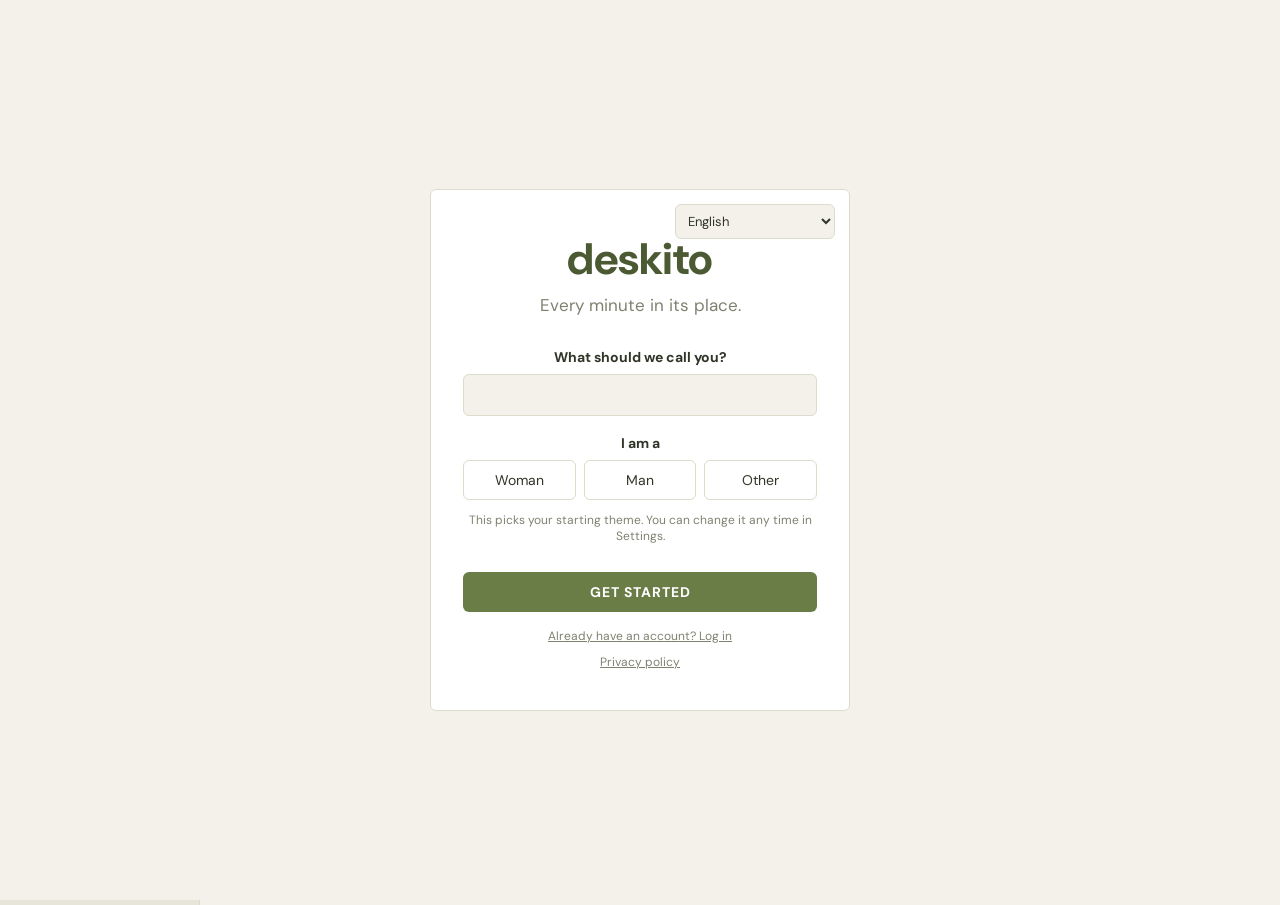
<file: index.html>
<!DOCTYPE html>
<html lang="en" data-theme="neutral">
<head>
  <meta charset="UTF-8">
  <meta name="viewport" content="width=device-width, initial-scale=1.0">
  <title>Deskito</title>
  <link id="favicon" rel="icon" type="image/svg+xml" href="icon.svg">
  <link rel="manifest" href="manifest.webmanifest">
  <link rel="apple-touch-icon" href="icons/apple-touch-icon.png">
  <meta name="theme-color" content="#241a4d">
  <meta name="apple-mobile-web-app-title" content="Deskito">
  <meta name="description" content="Every minute in its place.">
  <link rel="preconnect" href="https://fonts.googleapis.com">
  <link rel="stylesheet" href="https://fonts.googleapis.com/css2?family=Playfair+Display:ital,wght@0,700;1,700&family=Nunito:wght@400;700&family=Bodoni+Moda:wght@700;800&family=Lato:wght@400;700&family=DM+Sans:wght@400;700&family=Inter:wght@500;600;700&family=Oswald:wght@500;600;700&family=Work+Sans:wght@400;600;700&family=Fredoka:wght@500;600&family=Quicksand:wght@500;700&family=Cormorant+Garamond:ital,wght@0,700;1,700&family=Mulish:wght@400;700&family=Lora:ital,wght@0,600;0,700;1,700&family=Source+Sans+3:wght@400;700&family=Space+Grotesk:wght@500;700&family=Manrope:wght@400;700&family=Cinzel:wght@700&family=Raleway:wght@400;700&family=Josefin+Sans:wght@600;700&family=Nunito+Sans:wght@400;700&display=swap">
  <link rel="stylesheet" href="styles.css">
  <script src="theme.js"></script>
  <script src="i18n.js"></script>
</head>
<body>
  <header class="topbar">
    <span class="brand">
      <img id="mood-icon" class="mood-icon" src="icon.svg" alt="" width="34" height="34">
      <span class="logo">deskito</span>
    </span>
    <span class="user-area">
      <span id="sync-badge" class="sync-badge"></span>
      <span id="user-name" class="user-name"></span>
    </span>
  </header>

  <div class="layout">
    <nav class="sidebar">
      <a href="#" class="nav-item active" data-view="tracker">Time Tracker</a>
      <a href="#" class="nav-item" data-view="calendar">Calendar</a>
      <a href="#" class="nav-item" data-view="notes">Notes</a>
      <a href="#" class="nav-item" data-view="reports">Reports</a>
      <a href="#" class="nav-item" data-view="projects">Projects</a>
      <a href="#" class="nav-item" data-view="settings">Settings</a>
    </nav>

    <main class="content">
      <div class="view tracker-layout" data-view="tracker">
        <div class="tracker-main">
        <div id="notify-banner" class="notify-banner" hidden>
          <span>Allow notifications so Deskito can remind you about events, breaks and alarms, also when it's in the background.</span>
          <button type="button" id="notify-allow" class="start-button small">ALLOW</button>
          <button type="button" id="notify-later" class="link-button">Not now</button>
        </div>
        <section class="timer-bar">
          <input type="text" id="description" placeholder="What are you working on?">
          <select id="entry-type" class="picker" title="Type"></select>
          <select id="entry-project" class="picker" title="Project"></select>
          <details id="entry-tags" class="tag-picker"></details>

          <div id="timer-fields" class="mode-fields">
            <span class="clock"><span id="clock-main">00:00:00</span><span id="clock-fraction" class="clock-fraction">.00</span></span>
            <button id="start-stop" class="start-button">START</button>
            <button id="pause-timer" class="secondary-button pause-button" hidden>PAUSE</button>
            <span id="break-left" class="break-left" hidden></span>
            <button id="discard-timer" class="icon-button" title="Discard this timer without saving" hidden>✕</button>
          </div>

          <div id="manual-fields" class="mode-fields" hidden>
            <input type="date" id="manual-date" class="picker">
            <input type="time" id="manual-start" class="picker" title="Start">
            <span>–</span>
            <input type="time" id="manual-end" class="picker" title="End">
            <button id="manual-add" class="start-button">ADD</button>
          </div>

          <div class="mode-switch">
            <button class="mode-button selected" data-mode="timer" title="Timer mode">⏱</button>
            <button class="mode-button" data-mode="manual" title="Manual mode">☰</button>
          </div>
        </section>

        <section class="pomodoro">
          <div class="pomo-display">
            <span id="pomo-phase" class="pomo-phase">Focus</span>
            <span id="pomo-time" class="pomo-time">25:00</span>
          </div>
          <div class="pomo-settings">
            <div class="pomo-presets">
              <button class="pomo-preset" data-work="25" data-break="5">25 / 5</button>
              <button class="pomo-preset" data-work="50" data-break="10">50 / 10</button>
              <button class="pomo-preset" data-work="30" data-break="20">30 / 20</button>
            </div>
            <label class="pomo-custom">
              Own:
              <input id="pomo-work" class="picker tiny" type="number" min="1" max="180" data-pref="pomoWork" title="Focus minutes">
              /
              <input id="pomo-break" class="picker tiny" type="number" min="1" max="120" data-pref="pomoBreak" title="Break minutes">
              min
            </label>
            <label class="checkbox-row"><input type="checkbox" data-pref="pomoTrack"> Track time while focusing</label>
          </div>
          <div class="pomo-controls">
            <button id="pomo-start" class="start-button">START FOCUS</button>
            <button id="pomo-reset" class="secondary-button">Reset</button>
          </div>
        </section>

        <section class="upcoming">
          <div class="week-header">
            <h2>Upcoming</h2>
          </div>
          <form id="upcoming-form" class="upcoming-form">
            <input id="upcoming-title" class="upcoming-title" type="text" placeholder="What's coming up?" required>
            <input id="upcoming-date" type="date" class="picker" title="Date" required>
            <input id="upcoming-start" type="time" class="picker" title="From (optional)">
            <span>–</span>
            <input id="upcoming-end" type="time" class="picker" title="To (optional)">
            <button type="submit" class="start-button">ADD</button>
            <div class="upcoming-options">
              <label class="checkbox-row"><input type="checkbox" id="upcoming-auto-start"> Start the timer automatically</label>
              <select id="upcoming-reminder" class="picker" title="Remind me">
                <option value="">No reminder</option>
                <option value="10">10 min before</option>
                <option value="30">30 min before</option>
                <option value="60">1 hour before</option>
                <option value="120">2 hours before</option>
                <option value="1440">1 day before</option>
              </select>
              <button type="button" id="upcoming-more" class="link-button">More options (end day, notes…)</button>
            </div>
          </form>
          <div id="upcoming-list"></div>
        </section>

        <section class="entries">
          <div class="week-header">
            <h2>Your time</h2>
            <span id="week-total" class="week-total"></span>
          </div>
          <p id="empty-message" class="empty">No time entries yet. Start the timer to track your first one.</p>
          <div id="entry-days"></div>
        </section>
        </div>

        <aside class="tracker-side">
          <div class="mini-cal">
            <div class="mini-header">
              <button id="mini-prev" class="icon-button" title="Previous month">‹</button>
              <span id="mini-month" class="mini-month"></span>
              <button id="mini-next" class="icon-button" title="Next month">›</button>
            </div>
            <div id="mini-grid" class="mini-grid"></div>
            <div class="mini-legend">
              <span><i class="plan-dot plan-task"></i>Task</span>
              <span><i class="plan-dot plan-meeting"></i>Meeting</span>
              <span><i class="plan-dot plan-plan"></i>Plan</span>
              <span><i class="plan-dot plan-event"></i>Event</span>
              <span><i class="plan-dot plan-other"></i>Other</span>
              <span><i class="mini-line legend"></i>Tracked</span>
            </div>
            <div class="mini-agenda">
              <div id="mini-day-title" class="mini-day-title"></div>
              <ul id="mini-day-list" class="mini-day-list"></ul>
              <div class="mini-actions">
                <button id="mini-add" class="secondary-button small">+ Add plan</button>
                <button id="mini-open" class="secondary-button small">Open in calendar</button>
              </div>
            </div>
          </div>
          <div class="mini-cal alarms-card">
            <div class="mini-header"><span class="mini-month">⏰ Alarms</span></div>
            <form id="alarm-form" class="alarm-form">
              <input id="alarm-time" type="time" class="picker" required>
              <select id="alarm-repeat" class="picker" title="Repeat">
                <option value="once">Once</option>
                <option value="daily">Every day</option>
                <option value="weekdays">Weekdays</option>
                <option value="weekends">Weekends</option>
              </select>
              <input id="alarm-label" type="text" class="text-input small" placeholder="Label (optional)">
              <button type="submit" class="start-button small">ADD</button>
            </form>
            <ul id="alarm-list" class="alarm-list"></ul>
            <p class="hint left">Signed in, alarms pop up even when Deskito is closed. Otherwise keep it open or minimised.</p>
          </div>
          <div class="mini-cal notes-card" data-notes>
            <div class="mini-header notes-header">
              <span class="mini-month">📝 Notes</span>
              <button type="button" class="secondary-button small notes-new">+ New note</button>
            </div>
            <form class="note-form" hidden>
              <input class="text-input note-title-input" type="text" placeholder="Title" maxlength="120" required>
              <textarea class="text-input note-body-input" rows="4" placeholder="Write your note…"></textarea>
              <div class="note-share"></div>
              <div class="note-form-actions">
                <button type="button" class="secondary-button small note-cancel">Cancel</button>
                <button type="submit" class="start-button small">SAVE</button>
              </div>
            </form>
            <ul class="note-list"></ul>
            <div class="mini-actions">
              <button type="button" id="notes-open" class="secondary-button small">Open notes</button>
            </div>
          </div>
        </aside>
      </div>

      <div class="view" data-view="calendar" hidden>
        <div class="cal-toolbar">
          <h2 id="cal-title" class="page-title cal-title"></h2>
          <div class="cal-nav">
            <button id="cal-prev" class="secondary-button small" title="Previous">‹</button>
            <button id="cal-today" class="secondary-button small">Today</button>
            <button id="cal-next" class="secondary-button small" title="Next">›</button>
          </div>
          <div class="cal-views">
            <button class="cal-view-button pomo-preset" data-cal-view="week">Week</button>
            <button class="cal-view-button pomo-preset" data-cal-view="month">Month</button>
          </div>
          <label class="checkbox-row"><input type="checkbox" id="cal-show-tracked" checked> Show tracked time</label>
          <label id="cal-shared-row" class="checkbox-row" hidden><input type="checkbox" id="cal-show-shared" checked> Show shared calendars</label>
          <span class="spacer"></span>
          <button id="cal-add" class="start-button">+ ADD PLAN</button>
        </div>
        <p class="cal-hint">Click an empty spot in the week to plan something at that time.</p>
        <div id="cal-body" class="cal-body"></div>
      </div>

      <div class="view" data-view="notes" hidden>
        <section class="notes-section" data-notes>
          <div class="notes-header">
            <h2 class="page-title">Notes</h2>
            <button type="button" class="start-button notes-new">+ NEW NOTE</button>
          </div>
          <form class="note-form panel" hidden>
            <input class="text-input note-title-input" type="text" placeholder="Title" maxlength="120" required>
            <textarea class="text-input note-body-input" rows="6" placeholder="Write your note…"></textarea>
            <div class="note-share"></div>
            <div class="note-form-actions">
              <button type="button" class="secondary-button small note-cancel">Cancel</button>
              <button type="submit" class="start-button small">SAVE</button>
            </div>
          </form>
          <ul class="note-list note-grid"></ul>
        </section>

        <section id="shared-notes-section" class="notes-section" hidden>
          <h2 class="page-title section-title">Shared with you</h2>
          <ul id="shared-note-list" class="note-list note-grid"></ul>
        </section>
      </div>

      <div class="view" data-view="reports" hidden>
        <div class="cal-toolbar">
          <h2 class="page-title cal-title">Reports</h2>
          <span class="spacer"></span>
          <button id="export-csv" class="secondary-button small">⬇ Export to Excel (CSV)</button>
          <button id="export-pdf" class="secondary-button small">🖨 Print / save as PDF</button>
        </div>

        <div class="panel report-filters">
          <select id="report-range" class="picker" title="Period">
            <option value="today">Today</option>
            <option value="this-week" selected>This week</option>
            <option value="last-week">Last week</option>
            <option value="this-month">This month</option>
            <option value="last-month">Last month</option>
            <option value="this-year">This year</option>
            <option value="custom">Custom…</option>
          </select>
          <span id="report-custom" class="report-custom" hidden>
            <input id="report-from" type="date" class="picker"> – <input id="report-to" type="date" class="picker">
          </span>
          <select id="report-project" class="picker" title="Project"></select>
          <select id="report-tag" class="picker" title="Tag"></select>
          <select id="report-type" class="picker" title="Type"></select>
          <input id="report-text" type="search" class="picker" placeholder="Description contains…">
        </div>

        <div class="report-tabs">
          <button class="report-tab pomo-preset selected" data-report-tab="summary">Summary</button>
          <button class="report-tab pomo-preset" data-report-tab="detailed">Detailed</button>
          <button class="report-tab pomo-preset" data-report-tab="weekly">Weekly</button>
          <button class="report-tab pomo-preset" data-report-tab="attendance">Attendance</button>
          <button class="report-tab pomo-preset" data-report-tab="assignments">Planned vs tracked</button>
        </div>

        <div id="report-body" class="report-body"></div>
      </div>

      <div class="view" data-view="projects" hidden>
        <h2 class="page-title">Projects</h2>
        <form id="project-form" class="panel inline-form">
          <input id="project-name" class="text-input" type="text" placeholder="Project name" required>
          <input id="project-color" type="color" class="color-input" title="Colour">
          <input id="project-budget" class="text-input small" type="number" min="0" step="0.5" placeholder="Budget (hours)">
          <select id="project-privacy" class="picker">
            <option value="public">Public</option>
            <option value="private">Private</option>
          </select>
          <button type="submit" class="start-button">ADD PROJECT</button>
        </form>

        <label class="checkbox-row"><input type="checkbox" id="show-archived"> Show archived projects</label>
        <div id="project-list" class="project-list"></div>

        <h2 class="page-title section-title">Tags</h2>
        <form id="tag-form" class="panel inline-form">
          <input id="tag-name" class="text-input" type="text" placeholder="Tag name, e.g. admin" required>
          <button type="submit" class="start-button">ADD TAG</button>
        </form>
        <div id="tag-list" class="chip-list"></div>
      </div>

      <div class="view" data-view="settings" hidden>
        <h2 class="page-title">Settings</h2>
        <div class="settings-grid">
          <section class="settings-card">
            <h2 class="page-title section-title">Account</h2>
            <div class="panel settings-list">
              <div id="account-signed-out">
                <p class="setting-row">Create a free account to keep your data safe and use Deskito on all your devices.</p>
                <div class="project-actions">
                  <button type="button" id="account-signup" class="start-button small">CREATE ACCOUNT</button>
                  <button type="button" id="account-login" class="secondary-button small">Log in</button>
                </div>
              </div>
              <div id="account-signed-in" hidden>
                <p id="account-email" class="account-email"></p>
                <p id="account-status" class="setting-row"></p>
                <div class="project-actions">
                  <button type="button" id="account-sync" class="secondary-button small">Sync now</button>
                  <button type="button" id="account-logout" class="secondary-button small">Log out</button>
                </div>
              </div>
            </div>
          </section>

          <section class="settings-card">
            <h2 class="page-title section-title">Sharing</h2>
            <div class="panel settings-list">
              <p id="sharing-signed-out" class="setting-row">Log in to share your calendar with someone.</p>
              <div id="sharing-signed-in" hidden>
                <p class="setting-row">Share your calendar with someone you choose. They can see your plans, but can't change them.</p>
                <form id="share-form" class="inline-row share-form">
                  <input id="share-email" class="text-input" type="email" placeholder="Their email" required>
                  <button type="submit" class="start-button small">SEND REQUEST</button>
                </form>
                <div id="share-lists" class="share-lists"></div>
              </div>
            </div>
          </section>

          <section class="settings-card">
            <h2 class="page-title section-title">Notifications</h2>
            <div class="panel settings-list">
              <div class="notify-test-row">
                <button type="button" id="allow-notifications" class="secondary-button small">Allow desktop notifications</button>
                <button type="button" id="test-notification" class="secondary-button small">Send a test in 10 seconds</button>
              </div>
              <p class="hint left">Press the test, then switch to another app (like Discord). If nothing pops up:</p>
              <ul class="notify-tips">
                <li>Windows: Settings → System → Notifications → turn on your browser, and turn off Do not disturb.</li>
                <li>Windows may hide pop-ups while a game or full-screen app is open (Settings → System → Notifications → Turn on do not disturb automatically).</li>
                <li>Edge puts background tabs to sleep: install Deskito as an app, or add it under Settings → System and performance → Never put these sites to sleep.</li>
                <li>Signed in? Then alarms and reminders also arrive when Deskito is closed. Not signed in, Deskito has to stay open (minimised is fine).</li>
              </ul>
            </div>
          </section>

          <section class="settings-card">
            <h2 class="page-title section-title">Reminders</h2>
            <div class="panel settings-list">
              <label class="checkbox-row"><input type="checkbox" data-pref="remindTrack"> Remind me when I'm not tracking</label>
              <label class="setting-row">
                Every
                <input class="picker tiny" type="number" min="5" max="240" data-pref="remindEveryMin"> <span>minutes,</span>
                <span>on weekdays between</span>
                <input class="picker" type="time" data-pref="workStart"> and
                <input class="picker" type="time" data-pref="workEnd">
              </label>
              <label class="setting-row">
                Warn me if a timer runs longer than
                <input class="picker tiny" type="number" min="1" max="24" data-pref="longTimerHours"> hours
              </label>
              <label class="checkbox-row"><input type="checkbox" data-pref="stopWhenAway"> Stop the timer when my computer turns off or goes to sleep</label>
              <label class="setting-row">
                When it was away for more than
                <input class="picker tiny" type="number" min="2" max="240" data-pref="awayStopMin"> minutes
              </label>
              <p class="hint left">It stops at the moment the computer went away. Not on phones and tablets, since they pause apps all the time.</p>
            </div>
          </section>

          <section class="settings-card">
            <h2 class="page-title section-title">Look and language</h2>
            <div class="panel">
              <label class="field-label" for="settings-language">Language</label>
              <select id="settings-language" class="picker language-select"></select>
              <label class="field-label" for="settings-name">Your name</label>
              <input id="settings-name" class="text-input" type="text">

              <p class="field-label">Theme</p>
              <div class="theme-options">
                <button type="button" class="theme-option" data-theme-choice="feminine" aria-label="Pink and plum">
                  <span class="swatches"><i style="background:#fdf6f4"></i><i style="background:#d77a93"></i><i style="background:#a14e67"></i></span>
                </button>
                <button type="button" class="theme-option" data-theme-choice="old-money" aria-label="Navy and gold">
                  <span class="swatches"><i style="background:#14213a"></i><i style="background:#b89b5e"></i><i style="background:#6e1f2b"></i></span>
                </button>
                <button type="button" class="theme-option" data-theme-choice="neutral" aria-label="Olive">
                  <span class="swatches"><i style="background:#f3f1ea"></i><i style="background:#6b7d47"></i><i style="background:#4b5a32"></i></span>
                </button>
                <button type="button" class="theme-option" data-theme-choice="noir" aria-label="Black and red">
                  <span class="swatches"><i style="background:#0b0b0b"></i><i style="background:#d0021b"></i><i style="background:#f6f4f4"></i></span>
                </button>
                <button type="button" class="theme-option" data-theme-choice="summer" aria-label="Pastel yellow and blue with flowers">
                  <span class="swatches"><i style="background:#fff3b8"></i><i style="background:#a9d4ef"></i><i style="background:#f6c945"></i></span>
                </button>
                <button type="button" class="theme-option" data-theme-choice="cherry" aria-label="Cherry red and beige">
                  <span class="swatches"><i style="background:#f4ebdd"></i><i style="background:#b0172b"></i><i style="background:#8e1020"></i></span>
                </button>
                <button type="button" class="theme-option" data-theme-choice="cashmere" aria-label="Cashmere blue and cherry red">
                  <span class="swatches"><i style="background:#a5b8cd"></i><i style="background:#b3122e"></i><i style="background:#eef2f7"></i></span>
                </button>
                <button type="button" class="theme-option" data-theme-choice="sunset" aria-label="Orange and dark blue">
                  <span class="swatches"><i style="background:#ff8000"></i><i style="background:#222f3b"></i><i style="background:#f3f5f7"></i></span>
                </button>
                <button type="button" class="theme-option" data-theme-choice="jester" aria-label="Jester red and bat's cloak">
                  <span class="swatches"><i style="background:#ab0f2c"></i><i style="background:#1d1617"></i><i style="background:#f5f0f0"></i></span>
                </button>
                <button type="button" class="theme-option" data-theme-choice="lavender" aria-label="Cream, plum and lavender">
                  <span class="swatches"><i style="background:#fdf1e2"></i><i style="background:#655a7c"></i><i style="background:#ab92bf"></i></span>
                </button>
              </div>

              <p class="field-label">Appearance</p>
              <div class="appearance-options">
                <button type="button" class="pomo-preset appearance-option" data-appearance="light">☀ Light</button>
                <button type="button" class="pomo-preset appearance-option" data-appearance="dark">🌙 Dark</button>
                <button type="button" class="pomo-preset appearance-option" data-appearance="system">💻 Same as my device</button>
              </div>
              <p id="device-mode" class="hint left"></p>

              <p class="field-label">Welcome screen</p>
              <button type="button" id="show-welcome" class="secondary-button">Show welcome screen again</button>
            </div>
          </section>

          <div class="settings-stack">
          <section class="settings-card">
            <h2 class="page-title section-title">Breaks</h2>
            <div class="panel settings-list">
              <label class="checkbox-row"><input type="checkbox" data-pref="breakAlarm"> Remind me to take a break automatically</label>
              <label class="setting-row">
                After working for
                <input class="picker tiny" type="number" min="5" max="480" data-pref="breakAfterMin"> <span>minutes,</span>
                <span>take a</span>
                <input class="picker tiny" type="number" min="1" max="120" data-pref="breakLengthMin"> minute break
              </label>
            </div>
          </section>

          <section class="settings-card">
            <h2 class="page-title section-title">Backup</h2>
            <div class="panel settings-list">
              <p class="setting-row">Your data lives only in this browser. Download a backup now and then, and use it to move your data to another computer or browser.</p>
              <div class="project-actions">
                <button type="button" id="backup-download" class="secondary-button small">⬇ Download backup</button>
                <label class="secondary-button small file-button">
                  ⬆ Restore from backup
                  <input id="backup-restore" type="file" accept=".json,application/json" hidden>
                </label>
              </div>
              <p class="setting-row">Start fresh (download a backup first if you might want it back):</p>
              <div class="project-actions">
                <button type="button" id="clear-entries" class="secondary-button small danger">Delete all time entries</button>
                <button type="button" id="clear-plans" class="secondary-button small danger">Delete all calendar plans</button>
              </div>
            </div>
          </section>

          <section class="settings-card">
            <h2 class="page-title section-title">Help from Deskito support</h2>
            <div class="panel settings-list">
              <p class="setting-row">Your synced data is locked on your device, so nobody else can read it – not even Deskito. If you need help, you can give support a copy of your data. You can take it back at any time.</p>
              <p id="support-signed-out" class="setting-row">Log in first to use this.</p>
              <div id="support-signed-in" hidden>
                <p id="support-status" class="account-email"></p>
                <div class="project-actions">
                  <button type="button" id="support-give" class="secondary-button small">Give support access</button>
                  <button type="button" id="support-update" class="secondary-button small" hidden>Update the copy</button>
                  <button type="button" id="support-take-back" class="secondary-button small danger" hidden>Take back access</button>
                </div>
              </div>
            </div>
          </section>
          </div>

          <section class="settings-card">
            <h2 class="page-title section-title">Contact</h2>
            <div class="panel settings-list">
              <p class="setting-row">Questions, ideas or something not working? Write to Zehra Sinanovic:</p>
              <p class="setting-row"><a class="privacy-link" href="mailto:zehrasinanovic24@gmail.com">zehrasinanovic24@gmail.com</a></p>
            </div>
          </section>

          <section class="settings-card">
            <h2 class="page-title section-title">Privacy policy</h2>
            <div class="panel settings-list">
              <p class="setting-row">What Deskito stores, what stays locked, and your rights.</p>
              <p class="setting-row"><a class="privacy-link" href="privacy.html" target="_blank" rel="noopener">Read the privacy policy</a></p>
            </div>
          </section>
        </div>
      </div>
    </main>
  </div>

  <div id="welcome" class="welcome" hidden>
    <form id="welcome-form" class="welcome-card">
      <select id="welcome-language" class="picker language-select welcome-language" title="Language"></select>
      <h1 class="welcome-logo">deskito</h1>
      <p class="slogan">Every minute in its place.</p>

      <label class="field-label" for="welcome-name">What should we call you?</label>
      <input id="welcome-name" class="text-input" type="text" required autocomplete="given-name">

      <p class="field-label">I am a</p>
      <div class="choices">
        <label class="choice"><input type="radio" name="answer" value="woman" required><span>Woman</span></label>
        <label class="choice"><input type="radio" name="answer" value="man"><span>Man</span></label>
        <label class="choice"><input type="radio" name="answer" value="other"><span>Other</span></label>
      </div>
      <p class="hint">This picks your starting theme. You can change it any time in Settings.</p>

      <button type="submit" class="start-button">GET STARTED</button>
      <button type="button" id="welcome-login" class="link-button welcome-login">Already have an account? Log in</button>
      <a class="privacy-link welcome-privacy" href="privacy.html" target="_blank" rel="noopener">Privacy policy</a>
    </form>
  </div>

  <dialog id="auth-dialog" class="dialog auth-dialog">
    <form id="auth-form">
      <h2 id="auth-title" class="page-title">Log in</h2>
      <p id="auth-intro" class="setting-row" hidden></p>
      <div id="auth-email-row">
        <label class="field-label" for="auth-email">Email</label>
        <input id="auth-email" class="text-input" type="email" autocomplete="email" required>
      </div>
      <div id="auth-password-row">
        <label class="field-label" for="auth-password">Password</label>
        <input id="auth-password" class="text-input" type="password" autocomplete="current-password" minlength="6" required>
      </div>
      <p id="auth-message" class="auth-message" hidden></p>
      <div class="auth-links">
        <button type="button" id="auth-switch" class="link-button"></button>
        <button type="button" id="auth-forgot" class="link-button">Forgot password?</button>
      </div>
      <div class="dialog-actions">
        <span class="spacer"></span>
        <button type="button" id="auth-cancel" class="secondary-button">Cancel</button>
        <button type="submit" id="auth-submit" class="start-button">LOG IN</button>
      </div>
    </form>
  </dialog>

  <dialog id="vault-dialog" class="dialog auth-dialog">
    <form id="vault-form">
      <h2 id="vault-title" class="page-title">Unlock your data</h2>
      <p id="vault-text" class="setting-row"></p>
      <div id="vault-recovery-row" hidden>
        <label class="field-label" for="vault-recovery">Recovery key</label>
        <input id="vault-recovery" class="text-input recovery-input" type="text" autocomplete="off" spellcheck="false" placeholder="XXXX-XXXX-XXXX-XXXX-XXXX">
      </div>
      <div id="vault-password-row">
        <label class="field-label" for="vault-password">Password</label>
        <input id="vault-password" class="text-input" type="password" autocomplete="current-password">
      </div>
      <div id="vault-show-row" hidden>
        <p id="vault-show-key" class="recovery-key"></p>
        <div class="project-actions">
          <button type="button" id="vault-copy" class="secondary-button small">Copy</button>
          <button type="button" id="vault-download" class="secondary-button small">⬇ Download as a file</button>
        </div>
        <label class="checkbox-row saved-check"><input type="checkbox" id="vault-saved"> I've saved my recovery key</label>
      </div>
      <p id="vault-message" class="auth-message error" hidden></p>
      <div class="auth-links">
        <button type="button" id="vault-link-a" class="link-button" hidden></button>
        <button type="button" id="vault-link-b" class="link-button" hidden></button>
      </div>
      <div class="dialog-actions">
        <span class="spacer"></span>
        <button type="button" id="vault-cancel" class="secondary-button">Cancel</button>
        <button type="submit" id="vault-submit" class="start-button">UNLOCK</button>
      </div>
    </form>
  </dialog>

  <dialog id="alarm-dialog" class="dialog alarm-dialog">
    <p class="alarm-ring-icon">⏰</p>
    <p id="alarm-ring-time" class="alarm-ring-time"></p>
    <p id="alarm-ring-label" class="alarm-ring-label"></p>
    <div class="dialog-actions">
      <button type="button" id="alarm-snooze" class="secondary-button">Snooze 5 min</button>
      <span class="spacer"></span>
      <button type="button" id="alarm-stop" class="start-button">STOP</button>
    </div>
  </dialog>

  <dialog id="confirm-dialog" class="dialog confirm-dialog">
    <p class="confirm-message"></p>
    <div class="dialog-actions">
      <span class="spacer"></span>
      <button type="button" class="secondary-button confirm-no">Cancel</button>
      <button type="button" class="start-button confirm-yes">Delete</button>
    </div>
  </dialog>

  <div id="toasts" class="toasts" aria-live="polite"></div>
  <div id="chart-tip" class="chart-tip" hidden></div>

  <dialog id="plan-dialog" class="dialog">
    <form id="plan-form">
      <h2 id="plan-dialog-title" class="page-title">New plan</h2>
      <label class="field-label" for="plan-title">What</label>
      <input id="plan-title" class="text-input" type="text" placeholder="e.g. Team meeting" required>

      <div class="dialog-row">
        <div>
          <label class="field-label" for="plan-type">Type</label>
          <select id="plan-type" class="picker"></select>
        </div>
        <div>
          <label class="field-label" for="plan-project">Project</label>
          <select id="plan-project" class="picker"></select>
        </div>
        <div>
          <label class="field-label" for="plan-color">Colour</label>
          <div class="plan-color-field">
            <input id="plan-color" type="color" class="color-input">
            <button type="button" id="plan-color-reset" class="link-button" hidden>Use type colour</button>
          </div>
        </div>
      </div>

      <div id="plan-other-row" hidden>
        <label class="field-label" for="plan-other-label">What kind of thing is it?</label>
        <input id="plan-other-label" class="text-input" type="text" placeholder="e.g. Date, Trip, Dentist, Birthday" list="other-suggestions">
        <datalist id="other-suggestions">
          <option value="Date">
          <option value="Trip">
          <option value="Appointment">
          <option value="Birthday">
          <option value="Sport">
          <option value="Personal">
          <option value="Shopping">
          <option value="Concert">
          <option value="Night out">
          <option value="Party">
          <option value="Exam">
          <option value="Class">
          <option value="Gym">
        </datalist>
      </div>

      <div class="dialog-row">
        <div>
          <label class="field-label" for="plan-date">Starts</label>
          <input id="plan-date" type="date" class="picker" required>
        </div>
        <div>
          <label class="field-label" for="plan-start">At</label>
          <input id="plan-start" type="time" class="picker">
        </div>
      </div>
      <div class="dialog-row">
        <div>
          <label class="field-label" for="plan-end-date">Ends</label>
          <input id="plan-end-date" type="date" class="picker">
        </div>
        <div>
          <label class="field-label" for="plan-end">At</label>
          <input id="plan-end" type="time" class="picker">
        </div>
      </div>
      <p class="hint left">No times = all day. No end = it has no set end.</p>

      <label class="checkbox-row plan-option"><input type="checkbox" id="plan-auto-start"> Start the timer automatically when it begins</label>

      <p class="field-label">Remind me</p>
      <div class="reminder-options" id="plan-reminders">
        <label class="reminder-option"><input type="checkbox" value="10"> <span>10 min before</span></label>
        <label class="reminder-option"><input type="checkbox" value="30"> <span>30 min before</span></label>
        <label class="reminder-option"><input type="checkbox" value="60"> <span>1 hour before</span></label>
        <label class="reminder-option"><input type="checkbox" value="120"> <span>2 hours before</span></label>
        <label class="reminder-option"><input type="checkbox" value="1440"> <span>1 day before</span></label>
      </div>

      <label class="field-label" for="plan-notes">Notes</label>
      <textarea id="plan-notes" class="text-input notes" rows="3"></textarea>

      <div class="dialog-actions">
        <button type="button" id="plan-delete" class="secondary-button danger">Delete</button>
        <button type="button" id="plan-timer" class="secondary-button">▶ Start timer</button>
        <button type="button" id="plan-done" class="secondary-button">✓ Mark as done</button>
        <span class="spacer"></span>
        <button type="button" id="plan-cancel" class="secondary-button">Cancel</button>
        <button type="submit" class="start-button">SAVE</button>
      </div>
    </form>
  </dialog>

  <dialog id="entry-dialog" class="dialog">
    <form id="entry-form">
      <h2 class="page-title">Edit entry</h2>
      <label class="field-label" for="edit-description">Description</label>
      <input id="edit-description" class="text-input" type="text">

      <div class="dialog-row">
        <div>
          <label class="field-label" for="edit-type">Type</label>
          <select id="edit-type" class="picker"></select>
        </div>
        <div>
          <label class="field-label" for="edit-project">Project</label>
          <select id="edit-project" class="picker"></select>
        </div>
      </div>

      <p class="field-label">Tags</p>
      <details id="edit-tags" class="tag-picker"></details>

      <div class="dialog-row">
        <div>
          <label class="field-label" for="edit-date">Date</label>
          <input id="edit-date" type="date" class="picker" required>
        </div>
        <div>
          <label class="field-label" for="edit-start">Start</label>
          <input id="edit-start" type="time" class="picker" required>
        </div>
        <div>
          <label class="field-label" for="edit-end">End</label>
          <input id="edit-end" type="time" class="picker" required>
        </div>
      </div>

      <div class="dialog-actions">
        <button type="button" id="edit-delete" class="secondary-button danger">Delete</button>
        <span class="spacer"></span>
        <button type="button" id="edit-cancel" class="secondary-button">Cancel</button>
        <button type="submit" class="start-button">SAVE</button>
      </div>
    </form>
  </dialog>

  <script src="lang/bs.js"></script>
  <script src="lang/hr.js"></script>
  <script src="lang/sr.js"></script>
  <script src="lang/tr.js"></script>
  <script src="lang/de.js"></script>
  <script src="lang/fr.js"></script>
  <script src="lang/it.js"></script>
  <script src="lang/zh.js"></script>
  <script src="lang/ja.js"></script>
  <script src="lang/ko.js"></script>
  <script src="lang/ar.js"></script>
  <script src="lang/accounts.js"></script>
  <script src="lang/sharing.js"></script>
  <script src="lang/privacy.js"></script>
  <script src="lang/events.js"></script>
  <script src="lang/reminders.js"></script>
  <script src="lang/notifications.js"></script>
  <script src="lang/notes.js"></script>
  <script>
    translatePage();
    fillLanguageSelects();
  </script>
  <script src="data.js"></script>
  <script src="app.js"></script>
  <script src="projects.js"></script>
  <script src="welcome.js"></script>
  <script src="nav.js"></script>
  <script src="settings.js"></script>
  <script src="pomodoro.js"></script>
  <script src="calendar.js"></script>
  <script src="events.js"></script>
  <script src="reminders.js"></script>
  <script src="notes.js"></script>
  <script src="away.js"></script>
  <script src="reports.js"></script>
  <script src="icons.js"></script>
  <!-- Supabase's official code (version 2.49.4), kept in the project so it works offline -->
  <script src="vendor/supabase.js"></script>
  <script src="crypto.js"></script>
  <script src="vault.js"></script>
  <script src="sync.js"></script>
  <script src="sharing.js"></script>
  <script src="support.js"></script>
  <script src="push.js"></script>
  <script>
    // Works offline once installed (only on the website, not when opened as a file)
    if ("serviceWorker" in navigator && location.protocol.startsWith("http")) {
      // When a newer version takes over, reload once so the page uses the new files
      const hadOlderVersion = Boolean(navigator.serviceWorker.controller);
      navigator.serviceWorker.addEventListener("controllerchange", () => {
        if (hadOlderVersion) location.reload();
      });
      navigator.serviceWorker.register("sw.js");
    }
  </script>
</body>
</html>
</file>
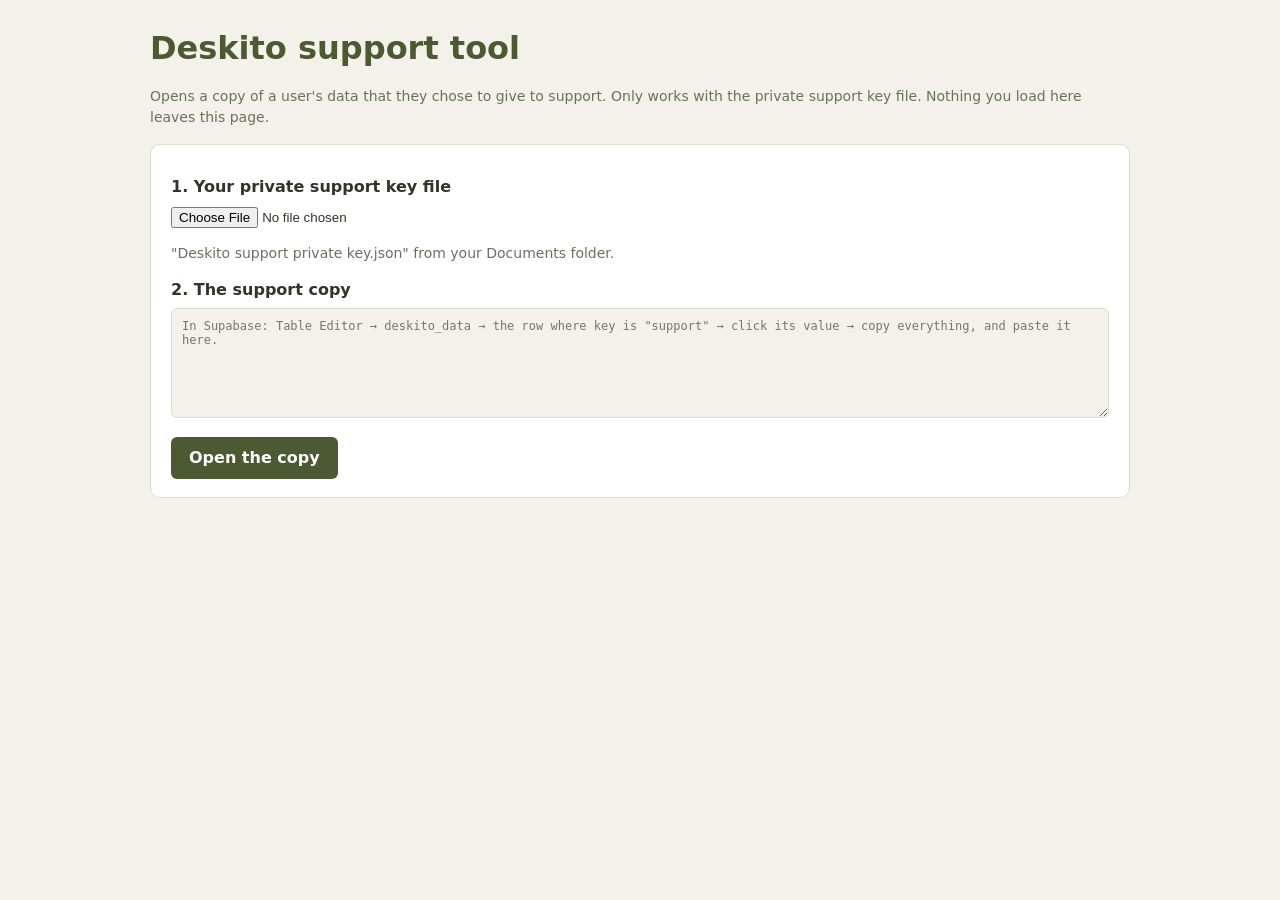
<file: support/index.html>
<!DOCTYPE html>
<html lang="en">
<head>
  <meta charset="UTF-8">
  <meta name="viewport" content="width=device-width, initial-scale=1.0">
  <meta name="robots" content="noindex">
  <title>Deskito Support Tool</title>
  <style>
    :root { --bg: #f3f1ea; --surface: #fff; --text: #2f3527; --muted: #6b705e; --accent: #4b5a32; --border: #dcdccd; --bad: #a14e3b; }
    @media (prefers-color-scheme: dark) {
      :root { --bg: #1a1d16; --surface: #23271e; --text: #e9ead9; --muted: #a0a58e; --accent: #b7c49a; --border: #363b2d; --bad: #e08a72; }
    }
    * { box-sizing: border-box; }
    body { margin: 0; padding: 24px 16px 64px; background: var(--bg); color: var(--text); font-family: "Segoe UI", system-ui, Arial, sans-serif; line-height: 1.5; }
    main { max-width: 980px; margin: 0 auto; }
    h1 { color: var(--accent); margin: 0 0 6px; }
    .card { background: var(--surface); border: 1px solid var(--border); border-radius: 10px; padding: 18px 20px; margin: 16px 0; }
    label { display: block; font-weight: 700; margin: 12px 0 6px; }
    textarea { width: 100%; min-height: 110px; padding: 10px; border: 1px solid var(--border); border-radius: 6px; background: var(--bg); color: var(--text); font-family: Consolas, monospace; font-size: 12px; }
    button { padding: 9px 18px; border: none; border-radius: 6px; background: var(--accent); color: var(--surface); font: inherit; font-weight: 700; cursor: pointer; margin-top: 12px; }
    .hint { color: var(--muted); font-size: 14px; }
    .error { color: var(--bad); font-weight: 700; }
    table { width: 100%; border-collapse: collapse; font-size: 13px; }
    th, td { text-align: left; padding: 6px 8px; border-bottom: 1px solid var(--border); vertical-align: top; }
    th { color: var(--muted); }
    .stats { display: flex; flex-wrap: wrap; gap: 18px; }
    .stats div { min-width: 120px; }
    .stats strong { display: block; font-size: 22px; }
    [hidden] { display: none; }
  </style>
</head>
<body>
<main>
  <h1>Deskito support tool</h1>
  <p class="hint">Opens a copy of a user's data that they chose to give to support. Only works with the private support key file. Nothing you load here leaves this page.</p>

  <div class="card">
    <label for="key-file">1. Your private support key file</label>
    <input id="key-file" type="file" accept=".json,application/json">
    <p class="hint">"Deskito support private key.json" from your Documents folder.</p>

    <label for="copy">2. The support copy</label>
    <textarea id="copy" placeholder='In Supabase: Table Editor → deskito_data → the row where key is "support" → click its value → copy everything, and paste it here.'></textarea>

    <button type="button" id="open">Open the copy</button>
    <p id="message" class="error" hidden></p>
  </div>

  <div id="result" hidden>
    <div class="card">
      <div class="stats" id="stats"></div>
    </div>
    <div class="card">
      <h2>Time entries</h2>
      <table id="entries"></table>
    </div>
    <div class="card">
      <h2>Calendar plans</h2>
      <table id="plans"></table>
    </div>
    <div class="card">
      <h2>Projects</h2>
      <table id="projects"></table>
    </div>
    <div class="card">
      <button type="button" id="download">Download everything as a file</button>
      <p class="hint">Delete downloaded copies once you've helped the user.</p>
    </div>
  </div>
</main>

<script src="../crypto.js"></script>
<script>
  const message = document.getElementById("message");
  let opened = null;

  function fail(text) {
    message.textContent = text;
    message.hidden = false;
  }

  function cell(text) {
    const td = document.createElement("td");
    td.textContent = text ?? "";
    return td;
  }

  function fillTable(table, headers, rows) {
    table.replaceChildren();
    const head = document.createElement("tr");
    for (const name of headers) {
      const th = document.createElement("th");
      th.textContent = name;
      head.append(th);
    }
    table.append(head);
    for (const values of rows) {
      const tr = document.createElement("tr");
      for (const value of values) tr.append(cell(value));
      table.append(tr);
    }
    if (rows.length === 0) {
      const tr = document.createElement("tr");
      tr.append(cell("(none)"));
      table.append(tr);
    }
  }

  const when = (time) => (time ? new Date(time).toLocaleString() : "");
  const hours = (ms) => (ms / 3600000).toFixed(2) + " h";

  document.getElementById("open").addEventListener("click", async () => {
    message.hidden = true;
    try {
      const file = document.getElementById("key-file").files[0];
      if (!file) return fail("Choose your private support key file first.");
      const keyFile = JSON.parse(await file.text());
      let copy = JSON.parse(document.getElementById("copy").value.trim());
      if (copy.value) copy = copy.value; // a whole row was pasted
      if (!copy.locked || !copy.from) return fail("That doesn't look like a support copy.");

      const privateKey = await privateKeyFromBytes(fromBase64(keyFile.privateKey));
      opened = await unlockJson(await sharedLock(privateKey, copy.from), copy.locked);
    } catch (problem) {
      return fail("Couldn't open it. Check that you chose the right key file and pasted the whole value. (" + problem.message + ")");
    }

    const data = opened.data || {};
    const entries = data.entries || [];
    const plans = data.plans || [];
    const projects = data.projects || [];
    const projectName = (id) => projects.find((p) => p.id === id)?.name || "";

    document.getElementById("stats").innerHTML = "";
    for (const [label, value] of [
      ["Account", opened.email],
      ["Copy made", when(opened.madeAt)],
      ["Entries", entries.length],
      ["Plans", plans.length],
      ["Projects", projects.length],
      ["Language", opened.language],
    ]) {
      const div = document.createElement("div");
      div.textContent = label;
      const strong = document.createElement("strong");
      strong.textContent = value;
      div.prepend(strong);
      document.getElementById("stats").append(div);
    }

    fillTable(document.getElementById("entries"), ["Start", "End", "Duration", "Description", "Type", "Project"],
      [...entries].sort((a, b) => b.start - a.start).map((e) => [when(e.start), when(e.end), hours(e.end - e.start), e.description, e.type, projectName(e.projectId)]));
    fillTable(document.getElementById("plans"), ["From", "To", "Title", "Type", "Notes"],
      [...plans].sort((a, b) => b.start - a.start).map((p) => [when(p.start), when(p.end), p.title, p.otherLabel || p.type, p.notes]));
    fillTable(document.getElementById("projects"), ["Name", "Budget", "Private", "Archived", "Tasks"],
      projects.map((p) => [p.name, p.budgetHours ? p.budgetHours + " h" : "", p.private ? "yes" : "", p.archived ? "yes" : "", (p.tasks || []).map((t) => t.name).join(", ")]));
    document.getElementById("result").hidden = false;
  });

  document.getElementById("download").addEventListener("click", () => {
    const url = URL.createObjectURL(new Blob([JSON.stringify(opened, null, 2)], { type: "application/json" }));
    const link = Object.assign(document.createElement("a"), { href: url, download: "deskito-support-copy.json" });
    link.click();
    URL.revokeObjectURL(url);
  });
</script>
</body>
</html>
</file>
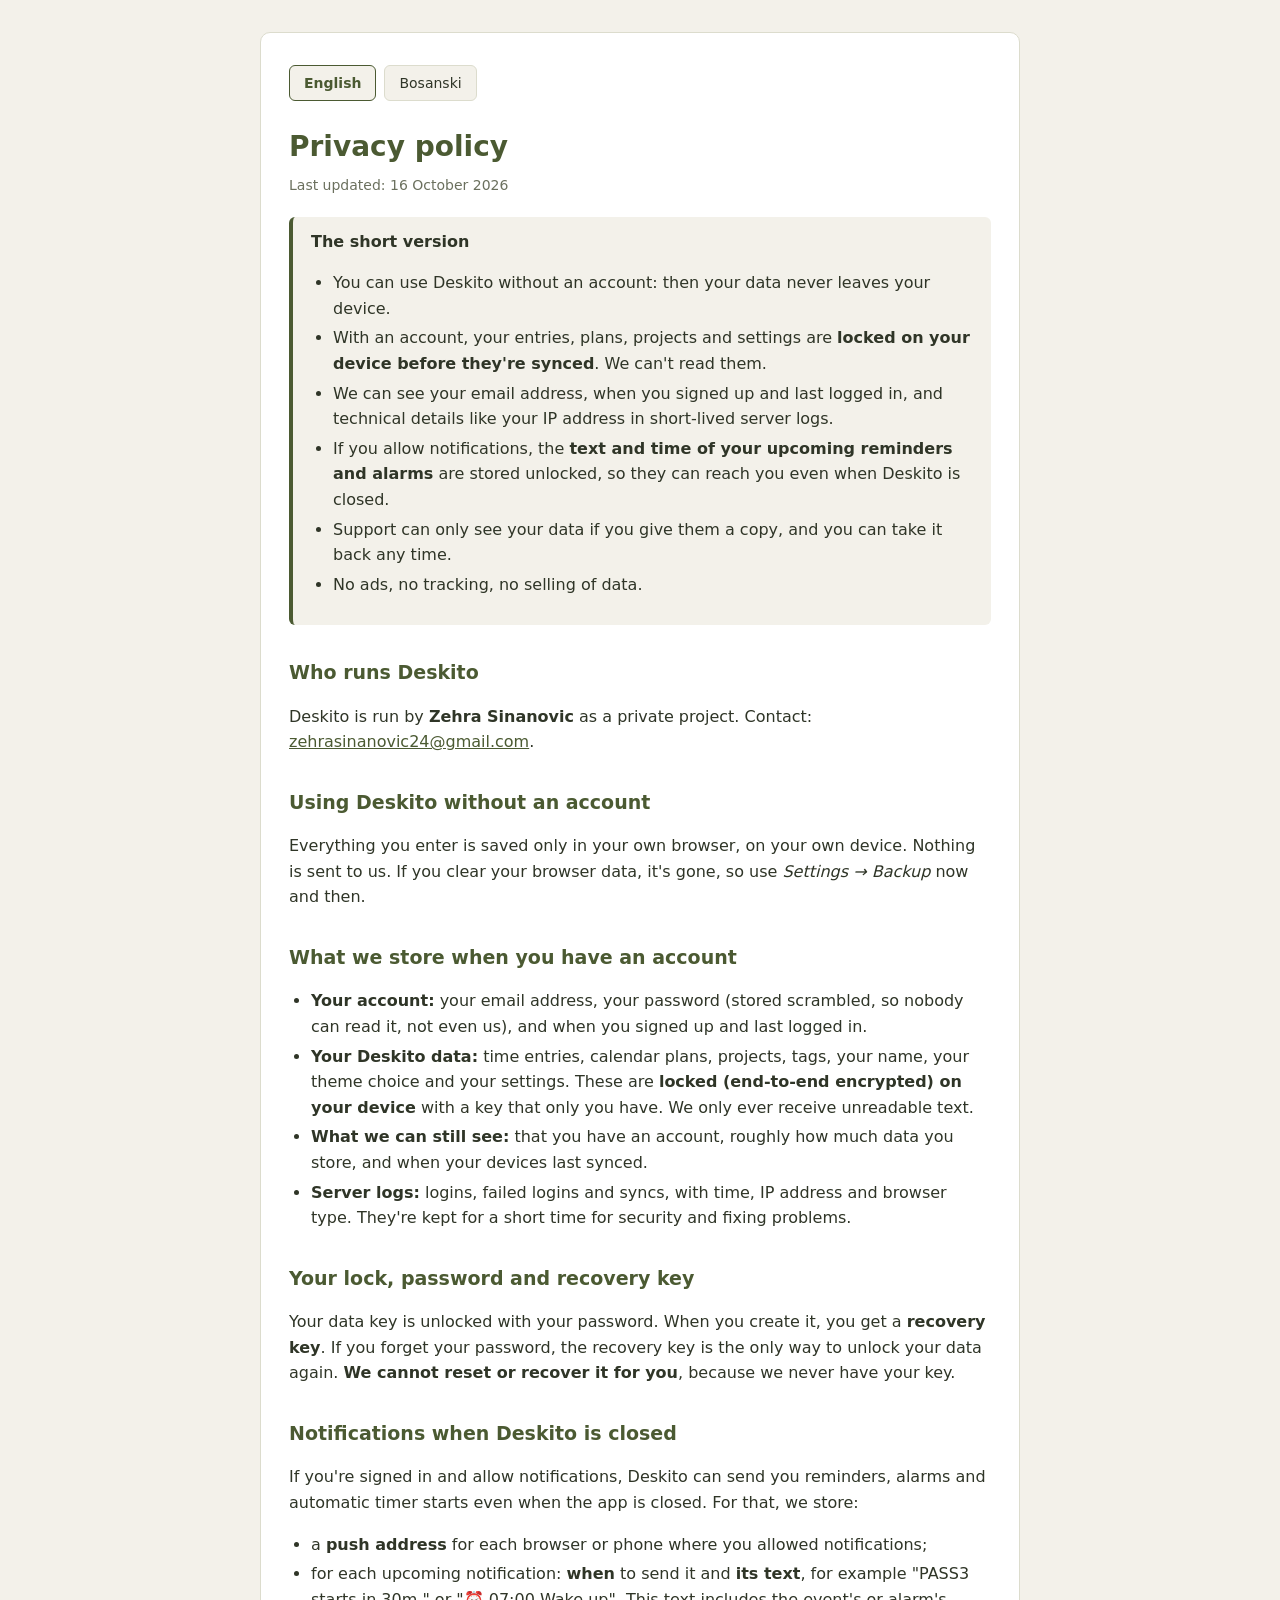
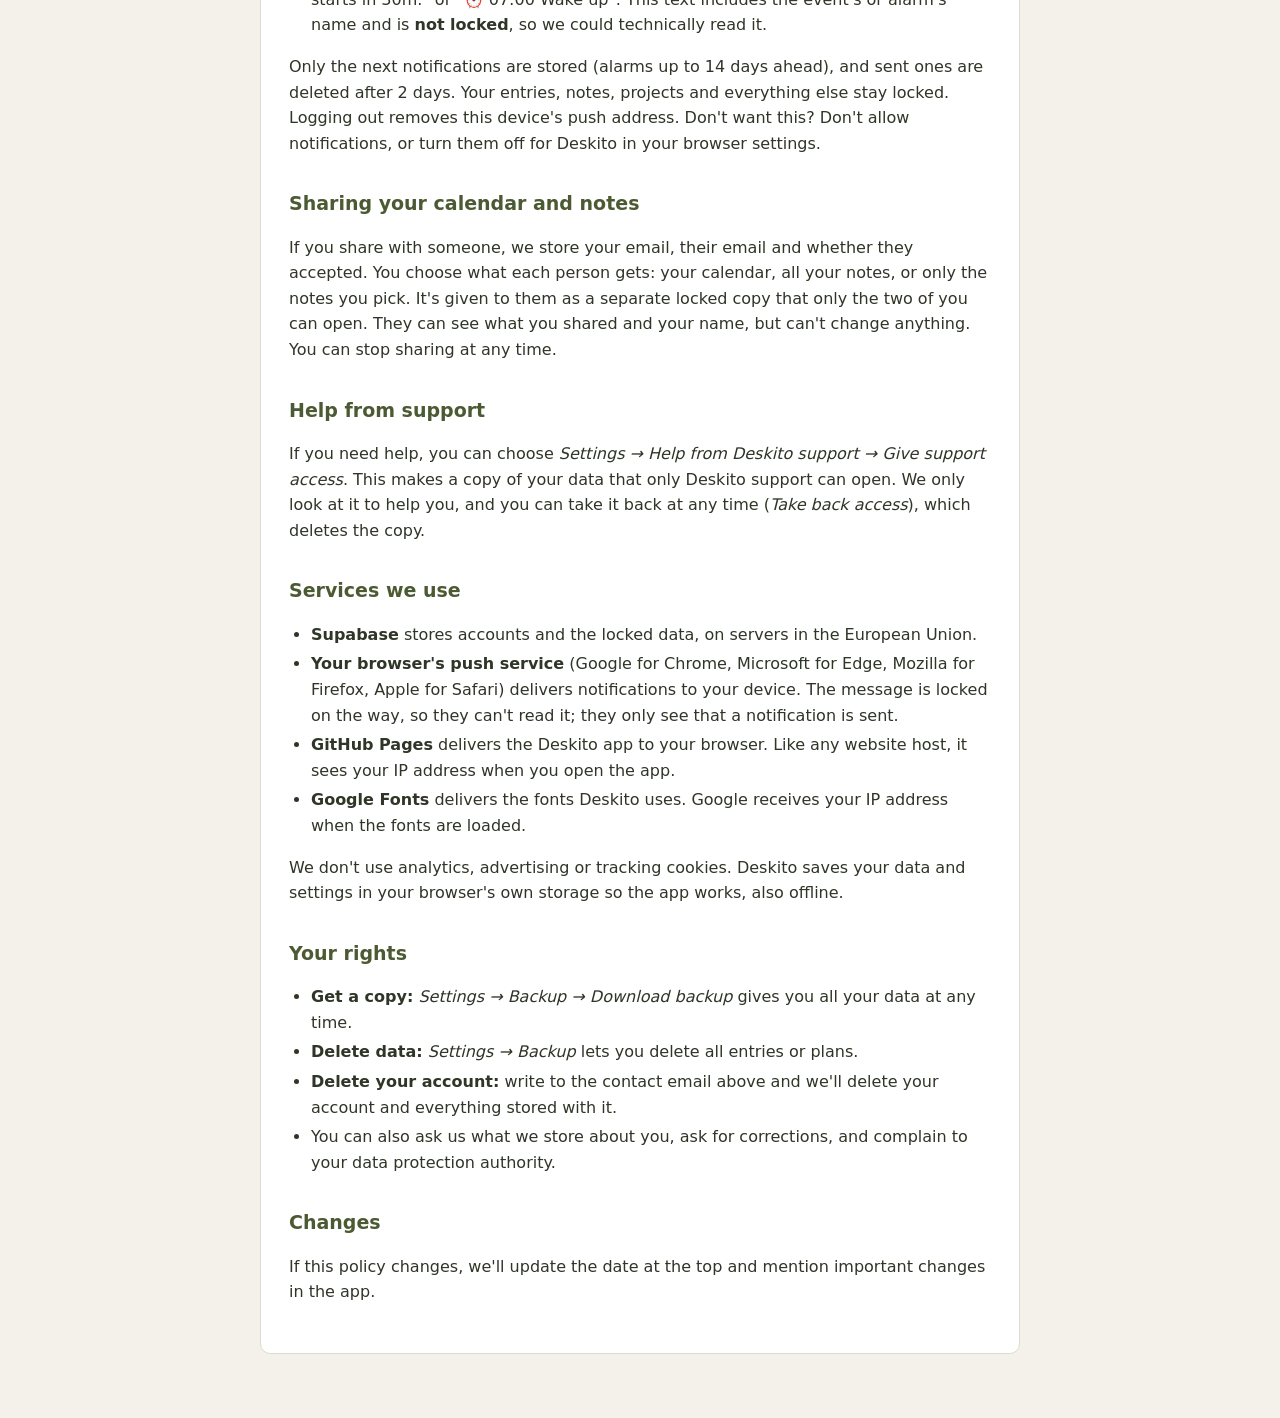
<file: privacy.html>
<!DOCTYPE html>
<html lang="en">
<head>
  <meta charset="UTF-8">
  <meta name="viewport" content="width=device-width, initial-scale=1.0">
  <title>Deskito Privacy Policy</title>
  <link rel="icon" type="image/svg+xml" href="icon.svg">
  <style>
    :root {
      --bg: #f3f1ea;
      --surface: #fff;
      --text: #2f3527;
      --muted: #6b705e;
      --accent: #4b5a32;
      --border: #dcdccd;
    }
    @media (prefers-color-scheme: dark) {
      :root {
        --bg: #1a1d16;
        --surface: #23271e;
        --text: #e9ead9;
        --muted: #a0a58e;
        --accent: #b7c49a;
        --border: #363b2d;
      }
    }
    * { box-sizing: border-box; }
    body {
      margin: 0;
      padding: 32px 16px 64px;
      background: var(--bg);
      color: var(--text);
      font-family: "Segoe UI", system-ui, -apple-system, Roboto, Arial, sans-serif;
      line-height: 1.6;
    }
    main {
      max-width: 760px;
      margin: 0 auto;
      background: var(--surface);
      border: 1px solid var(--border);
      border-radius: 10px;
      padding: 32px 28px;
    }
    h1 { margin: 0 0 4px; color: var(--accent); font-size: 28px; }
    h2 { margin: 32px 0 8px; color: var(--accent); font-size: 19px; }
    .updated { color: var(--muted); margin: 0 0 20px; font-size: 14px; }
    .switch { display: flex; gap: 8px; margin-bottom: 24px; }
    .switch button {
      padding: 6px 14px;
      border: 1px solid var(--border);
      border-radius: 6px;
      background: var(--bg);
      color: var(--text);
      font: inherit;
      font-size: 14px;
      cursor: pointer;
    }
    .switch button[aria-pressed="true"] { border-color: var(--accent); color: var(--accent); font-weight: 700; }
    .summary {
      background: var(--bg);
      border-left: 4px solid var(--accent);
      border-radius: 6px;
      padding: 12px 18px;
    }
    ul { padding-left: 22px; }
    li { margin: 4px 0; }
    a { color: var(--accent); }
    [hidden] { display: none; }
    @media (max-width: 600px) { main { padding: 22px 16px; } }
  </style>
</head>
<body>
<main>
  <div class="switch">
    <button type="button" data-show="en" aria-pressed="true">English</button>
    <button type="button" data-show="bs" aria-pressed="false">Bosanski</button>
  </div>

  <!-- English -->
  <article data-lang="en">
    <h1>Privacy policy</h1>
    <p class="updated">Last updated: 16 October 2026</p>

    <div class="summary">
      <strong>The short version</strong>
      <ul>
        <li>You can use Deskito without an account: then your data never leaves your device.</li>
        <li>With an account, your entries, plans, projects and settings are <strong>locked on your device before they're synced</strong>. We can't read them.</li>
        <li>We can see your email address, when you signed up and last logged in, and technical details like your IP address in short-lived server logs.</li>
        <li>If you allow notifications, the <strong>text and time of your upcoming reminders and alarms</strong> are stored unlocked, so they can reach you even when Deskito is closed.</li>
        <li>Support can only see your data if you give them a copy, and you can take it back any time.</li>
        <li>No ads, no tracking, no selling of data.</li>
      </ul>
    </div>

    <h2>Who runs Deskito</h2>
    <p>Deskito is run by <strong>Zehra Sinanovic</strong> as a private project. Contact: <a href="mailto:zehrasinanovic24@gmail.com">zehrasinanovic24@gmail.com</a>.</p>

    <h2>Using Deskito without an account</h2>
    <p>Everything you enter is saved only in your own browser, on your own device. Nothing is sent to us. If you clear your browser data, it's gone, so use <em>Settings → Backup</em> now and then.</p>

    <h2>What we store when you have an account</h2>
    <ul>
      <li><strong>Your account:</strong> your email address, your password (stored scrambled, so nobody can read it, not even us), and when you signed up and last logged in.</li>
      <li><strong>Your Deskito data:</strong> time entries, calendar plans, projects, tags, your name, your theme choice and your settings. These are <strong>locked (end-to-end encrypted) on your device</strong> with a key that only you have. We only ever receive unreadable text.</li>
      <li><strong>What we can still see:</strong> that you have an account, roughly how much data you store, and when your devices last synced.</li>
      <li><strong>Server logs:</strong> logins, failed logins and syncs, with time, IP address and browser type. They're kept for a short time for security and fixing problems.</li>
    </ul>

    <h2>Your lock, password and recovery key</h2>
    <p>Your data key is unlocked with your password. When you create it, you get a <strong>recovery key</strong>. If you forget your password, the recovery key is the only way to unlock your data again. <strong>We cannot reset or recover it for you</strong>, because we never have your key.</p>

    <h2>Notifications when Deskito is closed</h2>
    <p>If you're signed in and allow notifications, Deskito can send you reminders, alarms and automatic timer starts even when the app is closed. For that, we store:</p>
    <ul>
      <li>a <strong>push address</strong> for each browser or phone where you allowed notifications;</li>
      <li>for each upcoming notification: <strong>when</strong> to send it and <strong>its text</strong>, for example "PASS3 starts in 30m." or "⏰ 07:00 Wake up". This text includes the event's or alarm's name and is <strong>not locked</strong>, so we could technically read it.</li>
    </ul>
    <p>Only the next notifications are stored (alarms up to 14 days ahead), and sent ones are deleted after 2 days. Your entries, notes, projects and everything else stay locked. Logging out removes this device's push address. Don't want this? Don't allow notifications, or turn them off for Deskito in your browser settings.</p>

    <h2>Sharing your calendar and notes</h2>
    <p>If you share with someone, we store your email, their email and whether they accepted. You choose what each person gets: your calendar, all your notes, or only the notes you pick. It's given to them as a separate locked copy that only the two of you can open. They can see what you shared and your name, but can't change anything. You can stop sharing at any time.</p>

    <h2>Help from support</h2>
    <p>If you need help, you can choose <em>Settings → Help from Deskito support → Give support access</em>. This makes a copy of your data that only Deskito support can open. We only look at it to help you, and you can take it back at any time (<em>Take back access</em>), which deletes the copy.</p>

    <h2>Services we use</h2>
    <ul>
      <li><strong>Supabase</strong> stores accounts and the locked data, on servers in the European Union.</li>
      <li><strong>Your browser's push service</strong> (Google for Chrome, Microsoft for Edge, Mozilla for Firefox, Apple for Safari) delivers notifications to your device. The message is locked on the way, so they can't read it; they only see that a notification is sent.</li>
      <li><strong>GitHub Pages</strong> delivers the Deskito app to your browser. Like any website host, it sees your IP address when you open the app.</li>
      <li><strong>Google Fonts</strong> delivers the fonts Deskito uses. Google receives your IP address when the fonts are loaded.</li>
    </ul>
    <p>We don't use analytics, advertising or tracking cookies. Deskito saves your data and settings in your browser's own storage so the app works, also offline.</p>

    <h2>Your rights</h2>
    <ul>
      <li><strong>Get a copy:</strong> <em>Settings → Backup → Download backup</em> gives you all your data at any time.</li>
      <li><strong>Delete data:</strong> <em>Settings → Backup</em> lets you delete all entries or plans.</li>
      <li><strong>Delete your account:</strong> write to the contact email above and we'll delete your account and everything stored with it.</li>
      <li>You can also ask us what we store about you, ask for corrections, and complain to your data protection authority.</li>
    </ul>

    <h2>Changes</h2>
    <p>If this policy changes, we'll update the date at the top and mention important changes in the app.</p>
  </article>

  <!-- Bosanski -->
  <article data-lang="bs" hidden>
    <h1>Politika privatnosti</h1>
    <p class="updated">Posljednja izmjena: 16. oktobar 2026.</p>

    <div class="summary">
      <strong>Ukratko</strong>
      <ul>
        <li>Deskito možeš koristiti bez računa: tada tvoji podaci nikad ne napuštaju tvoj uređaj.</li>
        <li>S računom se tvoji unosi, planovi, projekti i postavke <strong>zaključavaju na tvom uređaju prije sinhronizacije</strong>. Mi ih ne možemo pročitati.</li>
        <li>Vidimo tvoju e-mail adresu, kada si se registrovao/la i zadnji put prijavio/la, te tehničke podatke poput IP adrese u kratkotrajnim serverskim zapisima.</li>
        <li>Ako dozvoliš obavještenja, <strong>tekst i vrijeme tvojih nadolazećih podsjetnika i alarma</strong> spremaju se nezaključani, kako bi stigli i kad je Deskito zatvoren.</li>
        <li>Podrška vidi tvoje podatke samo ako im ti daš kopiju, a možeš je povući bilo kada.</li>
        <li>Bez reklama, bez praćenja, bez prodaje podataka.</li>
      </ul>
    </div>

    <h2>Ko vodi Deskito</h2>
    <p>Deskito vodi <strong>Zehra Sinanovic</strong> kao privatni projekat. Kontakt: <a href="mailto:zehrasinanovic24@gmail.com">zehrasinanovic24@gmail.com</a>.</p>

    <h2>Korištenje bez računa</h2>
    <p>Sve što uneseš sprema se samo u tvom pregledniku, na tvom uređaju. Ništa se ne šalje nama. Ako obrišeš podatke preglednika, nestaju, zato povremeno koristi <em>Postavke → Sigurnosna kopija</em>.</p>

    <h2>Šta spremamo kada imaš račun</h2>
    <ul>
      <li><strong>Tvoj račun:</strong> e-mail adresa, lozinka (spremljena šifrovano, tako da je niko ne može pročitati, ni mi), te kada si se registrovao/la i zadnji put prijavio/la.</li>
      <li><strong>Tvoji Deskito podaci:</strong> unosi vremena, planovi, projekti, oznake, tvoje ime, odabrana tema i postavke. Oni se <strong>zaključavaju (end-to-end šifrovanje) na tvom uređaju</strong> ključem koji imaš samo ti. Mi dobijamo samo nečitljiv tekst.</li>
      <li><strong>Šta i dalje vidimo:</strong> da imaš račun, otprilike koliko podataka spremaš i kada su se tvoji uređaji zadnji put sinhronizovali.</li>
      <li><strong>Serverski zapisi:</strong> prijave, neuspjele prijave i sinhronizacije, s vremenom, IP adresom i vrstom preglednika. Čuvaju se kratko, radi sigurnosti i rješavanja problema.</li>
    </ul>

    <h2>Tvoja brava, lozinka i ključ za oporavak</h2>
    <p>Tvoj ključ za podatke otključava se tvojom lozinkom. Kad ga napraviš, dobiješ <strong>ključ za oporavak</strong>. Ako zaboraviš lozinku, ključ za oporavak je jedini način da ponovo otključaš podatke. <strong>Mi ga ne možemo resetovati niti vratiti</strong>, jer nikada nemamo tvoj ključ.</p>

    <h2>Obavještenja kad je Deskito zatvoren</h2>
    <p>Ako si prijavljen/a i dozvoliš obavještenja, Deskito ti može slati podsjetnike, alarme i automatska pokretanja tajmera i kad je aplikacija zatvorena. Za to spremamo:</p>
    <ul>
      <li><strong>adresu za obavještenja</strong> za svaki preglednik ili telefon na kojem si dozvolio/la obavještenja;</li>
      <li>za svako nadolazeće obavještenje: <strong>kada</strong> ga poslati i <strong>njegov tekst</strong>, npr. "PASS3 počinje za 30m." ili "⏰ 07:00 Buđenje". Taj tekst sadrži naziv događaja ili alarma i <strong>nije zaključan</strong>, pa bismo ga tehnički mogli pročitati.</li>
    </ul>
    <p>Spremaju se samo sljedeća obavještenja (alarmi do 14 dana unaprijed), a poslana se brišu nakon 2 dana. Tvoji unosi, bilješke, projekti i sve ostalo ostaju zaključani. Odjavom se briše adresa za obavještenja ovog uređaja. Ne želiš ovo? Nemoj dozvoliti obavještenja ili ih isključi za Deskito u postavkama preglednika.</p>

    <h2>Dijeljenje kalendara i bilješki</h2>
    <p>Ako dijeliš s nekim, spremamo tvoj e-mail, njegov/njen e-mail i da li je prihvatio/la. Ti biraš šta svaka osoba dobija: tvoj kalendar, sve tvoje bilješke ili samo bilješke koje odabereš. To mu se daje kao posebna zaključana kopija koju možete otvoriti samo vas dvoje. Vidi ono što si podijelio/la i tvoje ime, ali ne može ništa mijenjati. Dijeljenje možeš prekinuti bilo kada.</p>

    <h2>Pomoć podrške</h2>
    <p>Ako trebaš pomoć, možeš odabrati <em>Postavke → Pomoć Deskito podrške → Daj pristup podršci</em>. Tako nastaje kopija tvojih podataka koju može otvoriti samo Deskito podrška. Gledamo je samo da ti pomognemo, a možeš je povući bilo kada (<em>Povuci pristup</em>), čime se kopija briše.</p>

    <h2>Usluge koje koristimo</h2>
    <ul>
      <li><strong>Supabase</strong> čuva račune i zaključane podatke, na serverima u Evropskoj uniji.</li>
      <li><strong>Usluga obavještenja tvog preglednika</strong> (Google za Chrome, Microsoft za Edge, Mozilla za Firefox, Apple za Safari) dostavlja obavještenja na tvoj uređaj. Poruka je zaključana na putu, pa je ne mogu pročitati; vide samo da je obavještenje poslano.</li>
      <li><strong>GitHub Pages</strong> dostavlja aplikaciju Deskito tvom pregledniku. Kao i svaki hosting, vidi tvoju IP adresu kad otvoriš aplikaciju.</li>
      <li><strong>Google Fonts</strong> dostavlja fontove koje Deskito koristi. Google dobija tvoju IP adresu kada se fontovi učitaju.</li>
    </ul>
    <p>Ne koristimo analitiku, reklame niti kolačiće za praćenje. Deskito sprema tvoje podatke i postavke u pohranu tvog preglednika kako bi aplikacija radila, i bez interneta.</p>

    <h2>Tvoja prava</h2>
    <ul>
      <li><strong>Kopija podataka:</strong> <em>Postavke → Sigurnosna kopija → Preuzmi sigurnosnu kopiju</em> daje ti sve podatke bilo kada.</li>
      <li><strong>Brisanje podataka:</strong> u <em>Postavke → Sigurnosna kopija</em> možeš obrisati sve unose ili planove.</li>
      <li><strong>Brisanje računa:</strong> piši na kontakt e-mail iznad i obrisat ćemo tvoj račun i sve što je uz njega spremljeno.</li>
      <li>Možeš nas pitati i šta o tebi spremamo, tražiti ispravke i podnijeti žalbu nadležnoj agenciji za zaštitu podataka.</li>
    </ul>

    <h2>Izmjene</h2>
    <p>Ako se ova politika promijeni, ažurirat ćemo datum na vrhu i važne izmjene najaviti u aplikaciji.</p>
  </article>
</main>
<script>
  const buttons = document.querySelectorAll("[data-show]");
  function show(code) {
    for (const article of document.querySelectorAll("article")) article.hidden = article.dataset.lang !== code;
    for (const button of buttons) button.setAttribute("aria-pressed", String(button.dataset.show === code));
    document.documentElement.lang = code;
  }
  for (const button of buttons) button.addEventListener("click", () => show(button.dataset.show));
  // Bosnian, Croatian and Serbian speakers start with the Bosnian version
  let language = "";
  try { language = localStorage.getItem("language") || ""; } catch {}
  if (["bs", "hr", "sr"].includes(language || (navigator.language || "").slice(0, 2))) show("bs");
</script>
</body>
</html>
</file>
<file: styles.css>
* {
  box-sizing: border-box;
  margin: 0;
  padding: 0;
}

/* Themes: each one sets the same list of colours, fonts and shapes */
[data-theme="feminine"] {
  --bg: #fdf6f4;
  --surface: #fff;
  --sidebar-bg: #fff;
  --border: #f3dfe0;
  --text: #5a3f47;
  --text-muted: #a1838a;
  --topbar-bg: #fff;
  --topbar-border: #f3dfe0;
  --logo-color: #c06c84;
  --heading-color: #c06c84;
  --plan-task: #d77a93;
  --plan-meeting: #9b6fb5;
  --plan-plan: #e8a87c;
  --plan-other: #7fb7a4;
  --logo-style: italic;
  --logo-case: none;
  --logo-spacing: 0;
  --nav-text: #9b7f86;
  --nav-hover-bg: #fdf0f2;
  --nav-active-bg: #fbe4e8;
  --nav-active-text: #b0566f;
  --accent: #d77a93;
  --button-bg: #d77a93;
  --button-hover: #c4627d;
  --button-text: #fff;
  --button-border: transparent;
  --stop-bg: #a14e67;
  --stop-hover: #8a3f56;
  --radius: 14px;
  --button-radius: 22px;
  --shadow: 0 2px 10px rgba(192, 108, 132, 0.12);
  --font-body: "Nunito", sans-serif;
  --font-heading: "Playfair Display", serif;
  --font-numbers: "Nunito", sans-serif;
  --numbers-weight: 700;
}

[data-theme="old-money"] {
  --bg: #f6f1e6;
  --surface: #fffdf8;
  --sidebar-bg: #1b2a47;
  --border: #ddd0ae;
  --text: #1f2a3c;
  --text-muted: #7a7462;
  --topbar-bg: #14213a;
  --topbar-border: #b89b5e;
  --logo-color: #d4b876;
  --heading-color: #14213a;
  --plan-task: #b89b5e;
  --plan-meeting: #6e1f2b;
  --plan-plan: #2f5d50;
  --plan-other: #7a7462;
  --logo-style: normal;
  --logo-case: uppercase;
  --logo-spacing: 3px;
  --nav-text: #b9c0cf;
  --nav-hover-bg: #22335a;
  --nav-active-bg: #22335a;
  --nav-active-text: #f6f1e6;
  --accent: #b89b5e;
  --button-bg: #14213a;
  --button-hover: #22335a;
  --button-text: #f6f1e6;
  --button-border: #b89b5e;
  --stop-bg: #6e1f2b;
  --stop-hover: #571822;
  --radius: 0;
  --button-radius: 0;
  --shadow: none;
  --font-body: "Lato", sans-serif;
  --font-heading: "Bodoni Moda", serif;
  --font-numbers: "Bodoni Moda", serif;
  --numbers-weight: 800;
}

[data-theme="neutral"] {
  --bg: #f3f1ea;
  --surface: #fff;
  --sidebar-bg: #e7e5da;
  --border: #dcdccd;
  --text: #2f3527;
  --text-muted: #7d826f;
  --topbar-bg: #4b5a32;
  --topbar-border: #4b5a32;
  --logo-color: #eef0e2;
  --heading-color: #4b5a32;
  --plan-task: #6b7d47;
  --plan-meeting: #8a5a3b;
  --plan-plan: #c2a878;
  --plan-other: #4a90a4;
  --logo-style: normal;
  --logo-case: none;
  --logo-spacing: 0;
  --nav-text: #616a52;
  --nav-hover-bg: #dedcce;
  --nav-active-bg: #d6dcc4;
  --nav-active-text: #3a4626;
  --accent: #6b7d47;
  --button-bg: #6b7d47;
  --button-hover: #5a6b3a;
  --button-text: #fff;
  --button-border: transparent;
  --stop-bg: #8a5a3b;
  --stop-hover: #74492f;
  --radius: 6px;
  --button-radius: 6px;
  --shadow: none;
  --font-body: "DM Sans", sans-serif;
  --font-heading: "DM Sans", sans-serif;
  --font-numbers: "DM Sans", sans-serif;
  --numbers-weight: 700;
}

/* Dark versions: same themes, night colours */
[data-mode="dark"] {
  color-scheme: dark;
}

[data-theme="feminine"][data-mode="dark"] {
  --bg: #1f1418;
  --surface: #2a1c22;
  --sidebar-bg: #241820;
  --border: #3d2a32;
  --text: #f3e4e8;
  --text-muted: #b8939d;
  --topbar-bg: #2a1c22;
  --topbar-border: #3d2a32;
  --logo-color: #e89aae;
  --heading-color: #e89aae;
  --plan-task: #e88aa3;
  --plan-meeting: #b48ac9;
  --plan-plan: #e8a87c;
  --plan-other: #7fb7a4;
  --nav-text: #c7a3ad;
  --nav-hover-bg: #33222a;
  --nav-active-bg: #40262f;
  --nav-active-text: #f4b6c6;
  --accent: #e88aa3;
  --button-bg: #d77a93;
  --button-hover: #e38ea5;
  --button-text: #fff;
  --stop-bg: #c75d7c;
  --stop-hover: #d66f8d;
  --shadow: 0 2px 10px rgba(0, 0, 0, 0.4);
}

[data-theme="old-money"][data-mode="dark"] {
  --bg: #0d1424;
  --surface: #141d31;
  --sidebar-bg: #0f1729;
  --border: #2a3550;
  --text: #ece4d2;
  --text-muted: #a39b86;
  --topbar-bg: #0a1020;
  --topbar-border: #b89b5e;
  --logo-color: #d4b876;
  --heading-color: #d4b876;
  --plan-task: #c9ad6e;
  --plan-meeting: #b04a5a;
  --plan-plan: #4f8f7c;
  --plan-other: #a39b86;
  --nav-text: #9aa3b8;
  --nav-hover-bg: #1a2540;
  --nav-active-bg: #1e2a47;
  --nav-active-text: #f6f1e6;
  --accent: #c9ad6e;
  --button-bg: #b89b5e;
  --button-hover: #c9ad6e;
  --button-text: #0d1424;
  --button-border: #b89b5e;
  --stop-bg: #8a2a38;
  --stop-hover: #a03444;
}

[data-theme="neutral"][data-mode="dark"] {
  --bg: #1a1d16;
  --surface: #23271e;
  --sidebar-bg: #1f2219;
  --border: #363b2d;
  --text: #e9ead9;
  --text-muted: #a0a58e;
  --topbar-bg: #2c3522;
  --topbar-border: #2c3522;
  --logo-color: #e9ead9;
  --heading-color: #b7c49a;
  --plan-task: #9aae6b;
  --plan-meeting: #b07a52;
  --plan-plan: #c9b285;
  --plan-other: #6fa9bd;
  --nav-text: #a9ae96;
  --nav-hover-bg: #2b3024;
  --nav-active-bg: #333b28;
  --nav-active-text: #d6dcc4;
  --accent: #9aae6b;
  --button-bg: #7d9150;
  --button-hover: #8ea25f;
  --button-text: #fff;
  --stop-bg: #a86b45;
  --stop-hover: #b97b54;
}

/* The colour for the Event type, for the first three themes */
[data-theme="feminine"] { --plan-event: #e9967a; }
[data-theme="old-money"] { --plan-event: #4a6fa5; }
[data-theme="neutral"] { --plan-event: #c97b4a; }
[data-theme="feminine"][data-mode="dark"] { --plan-event: #f0a88f; }
[data-theme="old-money"][data-mode="dark"] { --plan-event: #6f93c9; }
[data-theme="neutral"][data-mode="dark"] { --plan-event: #d9935f; }

/* Black and red: bold, sharp, Oswald headings */
[data-theme="noir"] {
  --bg: #f6f4f4;
  --surface: #fff;
  --sidebar-bg: #121212;
  --border: #e2dcdc;
  --text: #161414;
  --text-muted: #6f6767;
  --topbar-bg: #0b0b0b;
  --topbar-border: #d0021b;
  --logo-color: #f03140;
  --heading-color: #b0001a;
  --plan-task: #d0021b;
  --plan-meeting: #3a3a3a;
  --plan-event: #ff5a5f;
  --plan-plan: #8c8c8c;
  --plan-other: #b5838d;
  --logo-style: normal;
  --logo-case: uppercase;
  --logo-spacing: 2px;
  --nav-text: #bdb5b5;
  --nav-hover-bg: #1f1f1f;
  --nav-active-bg: #2a0a0e;
  --nav-active-text: #ff4d5a;
  --accent: #d0021b;
  --button-bg: #d0021b;
  --button-hover: #a80016;
  --button-text: #fff;
  --button-border: transparent;
  --stop-bg: #121212;
  --stop-hover: #2b2b2b;
  --radius: 4px;
  --button-radius: 4px;
  --shadow: 0 2px 10px rgba(0, 0, 0, 0.08);
  --font-body: "Work Sans", sans-serif;
  --font-heading: "Oswald", sans-serif;
  --font-numbers: "Oswald", sans-serif;
  --numbers-weight: 600;
}

[data-theme="noir"][data-mode="dark"] {
  --bg: #0a0a0a;
  --surface: #151515;
  --sidebar-bg: #0f0f0f;
  --border: #2a2a2a;
  --text: #f2eded;
  --text-muted: #9c9292;
  --topbar-bg: #000;
  --topbar-border: #e3243b;
  --logo-color: #ff3b4a;
  --heading-color: #ff4d5a;
  --plan-task: #ff3b4a;
  --plan-meeting: #9a9a9a;
  --plan-event: #ff8a8f;
  --plan-plan: #6f6f6f;
  --plan-other: #c48b93;
  --nav-text: #a99e9e;
  --nav-hover-bg: #1c1c1c;
  --nav-active-bg: #2a0b0f;
  --nav-active-text: #ff6b76;
  --accent: #ff3b4a;
  --button-bg: #d0021b;
  --button-hover: #e3243b;
  --button-text: #fff;
  --stop-bg: #3a3a3a;
  --stop-hover: #4a4a4a;
  --shadow: 0 2px 10px rgba(0, 0, 0, 0.5);
}

/* Summer: pastel yellow and blue with little flowers, round friendly fonts */
[data-theme="summer"] {
  --bg: #fff9dc;
  --surface: #fffef6;
  --sidebar-bg: #fff4c2;
  --border: #f1e3a6;
  --text: #34506b;
  --text-muted: #7d93a8;
  --topbar-bg: #cfe8f7;
  --topbar-border: #a9d4ef;
  --logo-color: #2f74a8;
  --heading-color: #3a86bd;
  --plan-task: #5aa9d6;
  --plan-meeting: #e8b923;
  --plan-event: #f28fad;
  --plan-plan: #6cc4a0;
  --plan-other: #b8a1e3;
  --logo-style: normal;
  --logo-case: none;
  --logo-spacing: 0;
  --nav-text: #5f7891;
  --nav-hover-bg: #fff0b0;
  --nav-active-bg: #d9eefa;
  --nav-active-text: #2f74a8;
  --accent: #5aa9d6;
  --button-bg: #a9d4ef;
  --button-hover: #93c6e8;
  --button-text: #1f4566;
  --button-border: transparent;
  --stop-bg: #f5d76e;
  --stop-hover: #f0cb4f;
  --radius: 18px;
  --button-radius: 24px;
  --shadow: 0 2px 10px rgba(90, 169, 214, 0.15);
  --font-body: "Quicksand", sans-serif;
  --font-heading: "Fredoka", sans-serif;
  --font-numbers: "Fredoka", sans-serif;
  --numbers-weight: 600;
}

[data-theme="summer"][data-mode="dark"] {
  --bg: #172033;
  --surface: #1f2a40;
  --sidebar-bg: #1a2438;
  --border: #2f3d58;
  --text: #f4f0d8;
  --text-muted: #a6b3c7;
  --topbar-bg: #22304a;
  --topbar-border: #f5d76e;
  --logo-color: #f5d76e;
  --heading-color: #9fd0f0;
  --plan-task: #7cc0ea;
  --plan-meeting: #f5d76e;
  --plan-event: #f5a3bd;
  --plan-plan: #8fd3b6;
  --plan-other: #c4b2ec;
  --nav-text: #b0bccf;
  --nav-hover-bg: #24324c;
  --nav-active-bg: #2b3c5c;
  --nav-active-text: #f5d76e;
  --accent: #7cc0ea;
  --button-bg: #a9d4ef;
  --button-hover: #bfe0f4;
  --button-text: #172033;
  --stop-bg: #f5d76e;
  --stop-hover: #f8e08f;
  --shadow: 0 2px 10px rgba(0, 0, 0, 0.4);
}

/* Little flowers in the background (only between the cards) */
[data-theme="summer"] body {
  background-image: url("data:image/svg+xml,%3Csvg xmlns='http://www.w3.org/2000/svg' width='140' height='140'%3E%3Cg opacity='0.7'%3E%3Cg transform='translate(26 30)' fill='%23fff'%3E%3Ccircle cy='-5' r='3.4'/%3E%3Ccircle cx='4.8' cy='-1.5' r='3.4'/%3E%3Ccircle cx='3' cy='4' r='3.4'/%3E%3Ccircle cx='-3' cy='4' r='3.4'/%3E%3Ccircle cx='-4.8' cy='-1.5' r='3.4'/%3E%3Ccircle r='2.6' fill='%23f6c945'/%3E%3C/g%3E%3Cg transform='translate(98 92)' fill='%23a9d4ef'%3E%3Ccircle cy='-4.5' r='3'/%3E%3Ccircle cx='4.3' cy='-1.4' r='3'/%3E%3Ccircle cx='2.7' cy='3.6' r='3'/%3E%3Ccircle cx='-2.7' cy='3.6' r='3'/%3E%3Ccircle cx='-4.3' cy='-1.4' r='3'/%3E%3Ccircle r='2.2' fill='%23fff3b0'/%3E%3C/g%3E%3Ccircle cx='78' cy='26' r='1.6' fill='%23f2b8c8'/%3E%3Ccircle cx='36' cy='108' r='1.6' fill='%23a9d4ef'/%3E%3Ccircle cx='120' cy='40' r='1.3' fill='%23f6c945'/%3E%3C/g%3E%3C/svg%3E");
  background-size: 140px 140px;
}

[data-theme="summer"][data-mode="dark"] body {
  background-image: url("data:image/svg+xml,%3Csvg xmlns='http://www.w3.org/2000/svg' width='140' height='140'%3E%3Cg opacity='0.28'%3E%3Cg transform='translate(26 30)' fill='%23f4f0d8'%3E%3Ccircle cy='-5' r='3.4'/%3E%3Ccircle cx='4.8' cy='-1.5' r='3.4'/%3E%3Ccircle cx='3' cy='4' r='3.4'/%3E%3Ccircle cx='-3' cy='4' r='3.4'/%3E%3Ccircle cx='-4.8' cy='-1.5' r='3.4'/%3E%3Ccircle r='2.6' fill='%23f5d76e'/%3E%3C/g%3E%3Cg transform='translate(98 92)' fill='%237cc0ea'%3E%3Ccircle cy='-4.5' r='3'/%3E%3Ccircle cx='4.3' cy='-1.4' r='3'/%3E%3Ccircle cx='2.7' cy='3.6' r='3'/%3E%3Ccircle cx='-2.7' cy='3.6' r='3'/%3E%3Ccircle cx='-4.3' cy='-1.4' r='3'/%3E%3Ccircle r='2.2' fill='%23f5d76e'/%3E%3C/g%3E%3C/g%3E%3C/svg%3E");
}

/* Cherry red and beige: warm and classic, Cormorant Garamond headings */
[data-theme="cherry"] {
  --bg: #f4ebdd;
  --surface: #fffaf2;
  --sidebar-bg: #efe2cf;
  --border: #e1cfb4;
  --text: #3d1f1c;
  --text-muted: #8c7360;
  --topbar-bg: #8e1020;
  --topbar-border: #6f0b18;
  --logo-color: #f6e7d2;
  --heading-color: #8e1020;
  --plan-task: #b0172b;
  --plan-meeting: #6f4e37;
  --plan-event: #d9485b;
  --plan-plan: #c9a27c;
  --plan-other: #7d8f69;
  --logo-style: italic;
  --logo-case: none;
  --logo-spacing: 0;
  --nav-text: #7b5a4a;
  --nav-hover-bg: #e8d8c0;
  --nav-active-bg: #ead0c8;
  --nav-active-text: #8e1020;
  --accent: #b0172b;
  --button-bg: #9e1426;
  --button-hover: #85101f;
  --button-text: #fffaf2;
  --button-border: transparent;
  --stop-bg: #5a3a2c;
  --stop-hover: #472d22;
  --radius: 10px;
  --button-radius: 8px;
  --shadow: 0 2px 10px rgba(142, 16, 32, 0.08);
  --font-body: "Mulish", sans-serif;
  --font-heading: "Cormorant Garamond", serif;
  --font-numbers: "Cormorant Garamond", serif;
  --numbers-weight: 700;
}

[data-theme="cherry"][data-mode="dark"] {
  --bg: #1c1412;
  --surface: #261b18;
  --sidebar-bg: #211715;
  --border: #3b2a25;
  --text: #f1e4d2;
  --text-muted: #b39d88;
  --topbar-bg: #2a1815;
  --topbar-border: #b0172b;
  --logo-color: #e9cfae;
  --heading-color: #e25a6a;
  --plan-task: #e04a5c;
  --plan-meeting: #b08968;
  --plan-event: #f08090;
  --plan-plan: #d4b08c;
  --plan-other: #9fb08a;
  --nav-text: #bba48e;
  --nav-hover-bg: #2e211d;
  --nav-active-bg: #3a1e1f;
  --nav-active-text: #f08b97;
  --accent: #e04a5c;
  --button-bg: #b0172b;
  --button-hover: #c71d33;
  --button-text: #fff;
  --stop-bg: #6f4e37;
  --stop-hover: #82604a;
  --shadow: 0 2px 10px rgba(0, 0, 0, 0.4);
}

/* Cashmere blue and cherry red: soft and elegant, Lora headings */
[data-theme="cashmere"] {
  --bg: #eef2f7;
  --surface: #fff;
  --sidebar-bg: #e1e8f1;
  --border: #d1dbe7;
  --text: #22304a;
  --text-muted: #6c7c93;
  --topbar-bg: #a5b8cd;
  --topbar-border: #8fa5be;
  --logo-color: #860d23;
  --heading-color: #9b1028;
  --plan-task: #b3122e;
  --plan-meeting: #5f7fa6;
  --plan-event: #e0566c;
  --plan-plan: #8aa2bf;
  --plan-other: #c49a6c;
  --logo-style: italic;
  --logo-case: none;
  --logo-spacing: 0;
  --nav-text: #4f6280;
  --nav-hover-bg: #d6e0ec;
  --nav-active-bg: #f3dde1;
  --nav-active-text: #9b1028;
  --accent: #b3122e;
  --button-bg: #b3122e;
  --button-hover: #960f26;
  --button-text: #fff;
  --button-border: transparent;
  --stop-bg: #4f6a8f;
  --stop-hover: #415a7b;
  --radius: 12px;
  --button-radius: 20px;
  --shadow: 0 2px 10px rgba(79, 106, 143, 0.12);
  --font-body: "Source Sans 3", sans-serif;
  --font-heading: "Lora", serif;
  --font-numbers: "Lora", serif;
  --numbers-weight: 700;
}

[data-theme="cashmere"][data-mode="dark"] {
  --bg: #111822;
  --surface: #18222f;
  --sidebar-bg: #141d29;
  --border: #2a384a;
  --text: #e9eef5;
  --text-muted: #9aabc0;
  --topbar-bg: #1c2838;
  --topbar-border: #a5b8cd;
  --logo-color: #a5b8cd;
  --heading-color: #f0566e;
  --plan-task: #f0566e;
  --plan-meeting: #a5b8cd;
  --plan-event: #f58a9b;
  --plan-plan: #7f9cc0;
  --plan-other: #d0aa7e;
  --nav-text: #a2b2c6;
  --nav-hover-bg: #1e2a3a;
  --nav-active-bg: #2a1c25;
  --nav-active-text: #f58a9b;
  --accent: #f0566e;
  --button-bg: #c4163a;
  --button-hover: #d82045;
  --button-text: #fff;
  --stop-bg: #5a789f;
  --stop-hover: #6a88ae;
  --shadow: 0 2px 10px rgba(0, 0, 0, 0.4);
}

/* Orange #ff8000 and blue #222f3b: modern and energetic, Space Grotesk */
[data-theme="sunset"] {
  --bg: #f3f5f7;
  --surface: #fff;
  --sidebar-bg: #222f3b;
  --border: #dce2e8;
  --text: #1c2731;
  --text-muted: #66737f;
  --topbar-bg: #222f3b;
  --topbar-border: #ff8000;
  --logo-color: #ff8000;
  --heading-color: #222f3b;
  --plan-task: #ff8000;
  --plan-meeting: #3d5a73;
  --plan-event: #ffb14d;
  --plan-plan: #7b8d9c;
  --plan-other: #2fa39a;
  --logo-style: normal;
  --logo-case: none;
  --logo-spacing: 0;
  --nav-text: #aab6c2;
  --nav-hover-bg: #2c3b4a;
  --nav-active-bg: #33271a;
  --nav-active-text: #ff9a33;
  --accent: #ff8000;
  --button-bg: #ff8000;
  --button-hover: #e67300;
  --button-text: #222f3b;
  --button-border: transparent;
  --stop-bg: #ffb870;
  --stop-hover: #ffa64d;
  --radius: 8px;
  --button-radius: 8px;
  --shadow: 0 2px 10px rgba(34, 47, 59, 0.1);
  --font-body: "Manrope", sans-serif;
  --font-heading: "Space Grotesk", sans-serif;
  --font-numbers: "Space Grotesk", sans-serif;
  --numbers-weight: 700;
}

[data-theme="sunset"][data-mode="dark"] {
  --bg: #141c24;
  --surface: #1c2731;
  --sidebar-bg: #18222c;
  --border: #2c3a48;
  --text: #eef2f5;
  --text-muted: #93a2b0;
  --topbar-bg: #222f3b;
  --topbar-border: #ff8000;
  --logo-color: #ff8000;
  --heading-color: #ff9a33;
  --plan-task: #ff8000;
  --plan-meeting: #6f93b3;
  --plan-event: #ffb14d;
  --plan-plan: #8b9cab;
  --plan-other: #3cc0b4;
  --nav-text: #9fb0bf;
  --nav-hover-bg: #222f3b;
  --nav-active-bg: #33271a;
  --nav-active-text: #ff9a33;
  --accent: #ff8000;
  --button-bg: #ff8000;
  --button-hover: #ff9a33;
  --button-text: #141c24;
  --stop-bg: #ffb870;
  --stop-hover: #ffc890;
  --shadow: 0 2px 10px rgba(0, 0, 0, 0.4);
}

/* Jester red #ab0f2c and bat's cloak #1d1617: dark and dramatic, Cinzel headings */
[data-theme="jester"] {
  --bg: #f5f0f0;
  --surface: #fff;
  --sidebar-bg: #1d1617;
  --border: #e3d6d7;
  --text: #1d1617;
  --text-muted: #75666a;
  --topbar-bg: #1d1617;
  --topbar-border: #ab0f2c;
  --logo-color: #f0e4e5;
  --heading-color: #ab0f2c;
  --plan-task: #ab0f2c;
  --plan-meeting: #4a3b3d;
  --plan-event: #d64a63;
  --plan-plan: #9c8a8c;
  --plan-other: #6d7f8a;
  --logo-style: normal;
  --logo-case: uppercase;
  --logo-spacing: 2px;
  --nav-text: #b9aaac;
  --nav-hover-bg: #2a2122;
  --nav-active-bg: #3a1219;
  --nav-active-text: #f08a9b;
  --accent: #ab0f2c;
  --button-bg: #ab0f2c;
  --button-hover: #8e0c24;
  --button-text: #fff;
  --button-border: transparent;
  --stop-bg: #1d1617;
  --stop-hover: #352a2b;
  --radius: 6px;
  --button-radius: 6px;
  --shadow: 0 2px 10px rgba(29, 22, 23, 0.1);
  --font-body: "Raleway", sans-serif;
  --font-heading: "Cinzel", serif;
  --font-numbers: "Cinzel", serif;
  --numbers-weight: 700;
}

[data-theme="jester"][data-mode="dark"] {
  --bg: #1d1617;
  --surface: #271e1f;
  --sidebar-bg: #181213;
  --border: #3a2d2f;
  --text: #f2e8e9;
  --text-muted: #a8979a;
  --topbar-bg: #140f10;
  --topbar-border: #ab0f2c;
  --logo-color: #e8475f;
  --heading-color: #e8475f;
  --plan-task: #d8324f;
  --plan-meeting: #8f7c7f;
  --plan-event: #f0788c;
  --plan-plan: #6f5f61;
  --plan-other: #8fa3ae;
  --nav-text: #a89799;
  --nav-hover-bg: #2a2122;
  --nav-active-bg: #3a1219;
  --nav-active-text: #f08a9b;
  --accent: #d8324f;
  --button-bg: #ab0f2c;
  --button-hover: #c4163a;
  --button-text: #fff;
  --stop-bg: #4a3b3d;
  --stop-hover: #5a4a4c;
  --shadow: 0 2px 10px rgba(0, 0, 0, 0.5);
}

/* Cream #fdf1e2, plum #655a7c and lavender #ab92bf: soft and dreamy, Josefin Sans */
[data-theme="lavender"] {
  --bg: #fdf1e2;
  --surface: #fffaf3;
  --sidebar-bg: #f6e6d3;
  --border: #ecdcc8;
  --text: #3b3448;
  --text-muted: #857a91;
  --topbar-bg: #655a7c;
  --topbar-border: #554b6b;
  --logo-color: #fdf1e2;
  --heading-color: #655a7c;
  --plan-task: #ab92bf;
  --plan-meeting: #655a7c;
  --plan-event: #e0a3b8;
  --plan-plan: #d8b98f;
  --plan-other: #8fb3a8;
  --logo-style: normal;
  --logo-case: none;
  --logo-spacing: 1px;
  --nav-text: #6f6584;
  --nav-hover-bg: #f1e1ce;
  --nav-active-bg: #e9dff1;
  --nav-active-text: #554b6b;
  --accent: #ab92bf;
  --button-bg: #655a7c;
  --button-hover: #554b6b;
  --button-text: #fdf1e2;
  --button-border: transparent;
  --stop-bg: #8a72a3;
  --stop-hover: #7a6394;
  --radius: 16px;
  --button-radius: 20px;
  --shadow: 0 2px 10px rgba(101, 90, 124, 0.1);
  --font-body: "Nunito Sans", sans-serif;
  --font-heading: "Josefin Sans", sans-serif;
  --font-numbers: "Josefin Sans", sans-serif;
  --numbers-weight: 700;
}

[data-theme="lavender"][data-mode="dark"] {
  --bg: #1e1a26;
  --surface: #282233;
  --sidebar-bg: #221d2c;
  --border: #3a3348;
  --text: #fdf1e2;
  --text-muted: #b3a8c2;
  --topbar-bg: #2a2438;
  --topbar-border: #ab92bf;
  --logo-color: #fdf1e2;
  --heading-color: #c7b3d8;
  --plan-task: #c2aad6;
  --plan-meeting: #8f84a8;
  --plan-event: #e8b4c6;
  --plan-plan: #e0c49c;
  --plan-other: #9cc4b8;
  --nav-text: #b8adc8;
  --nav-hover-bg: #2c2639;
  --nav-active-bg: #3a3150;
  --nav-active-text: #e3d4ef;
  --accent: #ab92bf;
  --button-bg: #ab92bf;
  --button-hover: #bba4cd;
  --button-text: #1e1a26;
  --stop-bg: #e0c49c;
  --stop-hover: #e8d1ae;
  --shadow: 0 2px 10px rgba(0, 0, 0, 0.4);
}

body {
  font-family: var(--font-body);
  background: var(--bg);
  color: var(--text);
}

/* Top bar */
.topbar {
  height: 56px;
  background: var(--topbar-bg);
  border-bottom: 2px solid var(--topbar-border);
  display: flex;
  align-items: center;
  justify-content: space-between;
  padding: 0 20px;
}

.user-name {
  color: var(--logo-color);
  font-size: 14px;
  font-weight: 700;
}

.logo {
  font-family: var(--font-heading);
  font-size: 22px;
  font-weight: 700;
  font-style: var(--logo-style);
  text-transform: var(--logo-case);
  letter-spacing: var(--logo-spacing);
  color: var(--logo-color);
}

/* Sidebar + content */
.layout {
  display: flex;
  min-height: calc(100vh - 56px);
}

.sidebar {
  width: 200px;
  background: var(--sidebar-bg);
  border-right: 1px solid var(--border);
  padding-top: 10px;
}

.nav-item {
  display: block;
  padding: 12px 20px;
  color: var(--nav-text);
  text-decoration: none;
  font-size: 14px;
  border-left: 3px solid transparent;
}

.nav-item:hover {
  background: var(--nav-hover-bg);
}

.nav-item.active {
  color: var(--nav-active-text);
  border-left-color: var(--accent);
  background: var(--nav-active-bg);
  font-weight: 700;
}

.content {
  flex: 1;
  padding: 30px;
}

/* Timer bar */
.timer-bar {
  display: flex;
  align-items: center;
  gap: 16px;
  background: var(--surface);
  border: 1px solid var(--border);
  border-radius: var(--radius);
  box-shadow: var(--shadow);
  padding: 10px 16px;
}

#description {
  flex: 1;
  border: none;
  background: transparent;
  color: var(--text);
  font-family: var(--font-body);
  font-size: 15px;
  padding: 8px;
  outline: none;
}

.clock {
  font-family: var(--font-numbers);
  font-variant-numeric: lining-nums tabular-nums;
  font-weight: var(--numbers-weight);
  font-size: 20px;
  font-variant-numeric: lining-nums tabular-nums;
  min-width: 140px;
  text-align: right;
}

.start-button {
  background: var(--button-bg);
  color: var(--button-text);
  border: 1px solid var(--button-border);
  border-radius: var(--button-radius);
  padding: 10px 28px;
  font-family: var(--font-heading);
  font-size: 14px;
  font-weight: 700;
  letter-spacing: 1px;
  cursor: pointer;
}

.start-button:hover {
  background: var(--button-hover);
}

.start-button.running {
  background: var(--stop-bg);
}

.start-button.running:hover {
  background: var(--stop-hover);
}

/* Entries */
.entries {
  margin-top: 30px;
}

.entries h2 {
  font-family: var(--font-heading);
  font-size: 16px;
  font-weight: 700;
  color: var(--text-muted);
  margin-bottom: 10px;
}

.empty {
  background: var(--surface);
  border: 1px solid var(--border);
  border-radius: var(--radius);
  padding: 20px;
  color: var(--text-muted);
  font-size: 14px;
}

.entry-list {
  list-style: none;
  background: var(--surface);
  border: 1px solid var(--border);
  border-radius: var(--radius);
  box-shadow: var(--shadow);
}

.entry-list:empty {
  display: none;
}

.entry {
  display: flex;
  align-items: center;
  gap: 16px;
  padding: 14px 16px;
  border-bottom: 1px solid var(--border);
  font-size: 14px;
}

.entry:last-child {
  border-bottom: none;
}

.entry-description {
  flex: 1;
}

.entry-description.no-description {
  color: var(--text-muted);
}

.entry-times {
  color: var(--text-muted);
}

.entry-duration {
  min-width: 90px;
  text-align: right;
  font-family: var(--font-numbers);
  font-variant-numeric: lining-nums tabular-nums;
  font-weight: var(--numbers-weight);
  font-size: 16px;
  font-variant-numeric: lining-nums tabular-nums;
}

/* Welcome screen */
.welcome {
  position: fixed;
  inset: 0;
  background: var(--bg);
  display: grid;
  place-items: center;
  padding: 16px;
}

.welcome[hidden] {
  display: none;
}

.welcome-card {
  width: 100%;
  max-width: 420px;
  background: var(--surface);
  border: 1px solid var(--border);
  border-radius: var(--radius);
  box-shadow: var(--shadow);
  padding: 40px 32px;
  text-align: center;
}

.welcome-logo {
  font-family: var(--font-heading);
  font-size: 44px;
  font-weight: 700;
  font-style: var(--logo-style);
  text-transform: var(--logo-case);
  letter-spacing: var(--logo-spacing);
  color: var(--heading-color);
}

.slogan {
  font-family: var(--font-heading);
  font-size: 17px;
  color: var(--text-muted);
  margin: 6px 0 32px;
}

.field-label {
  display: block;
  font-size: 14px;
  font-weight: 700;
  margin: 18px 0 8px;
}

.text-input {
  width: 100%;
  padding: 10px 12px;
  border: 1px solid var(--border);
  border-radius: var(--button-radius);
  background: var(--bg);
  color: var(--text);
  font-family: var(--font-body);
  font-size: 15px;
  text-align: center;
}

.text-input:focus {
  outline: 2px solid var(--accent);
  outline-offset: 1px;
}

.choices {
  display: flex;
  gap: 8px;
}

.choice {
  flex: 1;
  position: relative;
}

.choice input {
  position: absolute;
  opacity: 0;
}

.choice span {
  display: block;
  padding: 10px 0;
  border: 1px solid var(--border);
  border-radius: var(--button-radius);
  font-size: 14px;
  cursor: pointer;
}

.choice input:checked + span {
  background: var(--button-bg);
  border-color: var(--button-border);
  color: var(--button-text);
  font-weight: 700;
}

.choice input:focus-visible + span {
  outline: 2px solid var(--accent);
  outline-offset: 1px;
}

.hint {
  font-size: 12px;
  color: var(--text-muted);
  margin: 12px 0 28px;
}

.welcome-card .start-button {
  width: 100%;
}

/* Animations */
.theme-changing,
.theme-changing * {
  transition:
    background-color 0.8s ease,
    color 0.8s ease,
    border-color 0.8s ease,
    border-radius 0.8s ease,
    box-shadow 0.8s ease !important;
}

.welcome:not([hidden]) .welcome-card {
  animation: card-in 1.4s ease both;
}

.welcome.leaving {
  animation: fade-out 1.2s ease forwards;
}

.welcome.leaving .welcome-card {
  animation: card-out 1.2s ease forwards;
}

.app-entering .topbar,
.app-entering .layout {
  animation: app-in 1.4s ease 0.6s both;
}

@keyframes card-in {
  from {
    opacity: 0;
    transform: translateY(16px);
  }
}

@keyframes card-out {
  to {
    opacity: 0;
    transform: translateY(-16px) scale(0.97);
  }
}

@keyframes fade-out {
  to {
    opacity: 0;
  }
}

@keyframes app-in {
  from {
    opacity: 0;
    transform: translateY(14px);
  }
}

/* People who turn off animations in their system settings get none */
@media (prefers-reduced-motion: reduce) {
  *,
  *::before,
  *::after {
    animation: none !important;
    transition: none !important;
  }
}

/* Pages */
.view[hidden] {
  display: none;
}

.page-title {
  font-family: var(--font-heading);
  font-size: 24px;
  font-weight: 700;
  color: var(--heading-color);
  margin-bottom: 20px;
}

.panel {
  background: var(--surface);
  border: 1px solid var(--border);
  border-radius: var(--radius);
  box-shadow: var(--shadow);
  padding: 8px 24px 24px;
  max-width: 560px;
}

.panel .text-input {
  text-align: left;
  max-width: 320px;
}

/* Settings */
/* Themes are shown as colour dots only, in a grid */
.theme-options {
  display: grid;
  grid-template-columns: repeat(auto-fill, minmax(84px, 1fr));
  gap: 10px;
}

.theme-option {
  display: flex;
  flex-direction: column;
  align-items: center;
  justify-content: center;
  gap: 8px;
  min-width: 0;
  padding: 12px 10px;
  background: var(--bg);
  border: 2px solid var(--border);
  border-radius: var(--radius);
  color: var(--text);
  font-family: var(--font-body);
  font-size: 14px;
  cursor: pointer;
}

.theme-option.selected {
  border-color: var(--accent);
  font-weight: 700;
}

.swatches {
  display: flex;
  gap: 4px;
}

.swatches i {
  width: 18px;
  height: 18px;
  border-radius: 50%;
  border: 1px solid rgba(0, 0, 0, 0.12);
}

.secondary-button {
  background: transparent;
  color: var(--text);
  border: 1px solid var(--border);
  border-radius: var(--button-radius);
  padding: 9px 18px;
  font-family: var(--font-body);
  font-size: 14px;
  cursor: pointer;
}

.secondary-button:hover {
  border-color: var(--accent);
}

.clock-fraction {
  font-size: 0.7em;
  opacity: 0.75;
  margin-left: 1px;
}

/* Timer bar controls */
.timer-bar {
  flex-wrap: wrap;
}

.picker {
  padding: 7px 8px;
  border: 1px solid var(--border);
  border-radius: var(--button-radius);
  background: var(--bg);
  color: var(--text);
  font-family: var(--font-body);
  font-size: 13px;
  max-width: 200px;
}

.mode-fields {
  display: flex;
  align-items: center;
  gap: 10px;
}

.mode-fields[hidden] {
  display: none;
}

.mode-switch {
  display: flex;
  flex-direction: column;
  gap: 2px;
}

.mode-button {
  background: none;
  border: none;
  color: var(--text-muted);
  font-size: 13px;
  line-height: 1;
  padding: 3px 5px;
  cursor: pointer;
  border-radius: 4px;
}

.mode-button.selected {
  color: var(--accent);
  background: var(--bg);
}

/* Tag picker dropdown */
.tag-picker {
  position: relative;
}

.tag-picker summary {
  list-style: none;
  padding: 7px 10px;
  border: 1px solid var(--border);
  border-radius: var(--button-radius);
  background: var(--bg);
  font-size: 13px;
  cursor: pointer;
  max-width: 180px;
  white-space: nowrap;
  overflow: hidden;
  text-overflow: ellipsis;
}

.tag-picker summary::-webkit-details-marker {
  display: none;
}

.tag-menu {
  position: absolute;
  z-index: 10;
  top: calc(100% + 4px);
  left: 0;
  min-width: 200px;
  max-height: 240px;
  overflow-y: auto;
  background: var(--surface);
  border: 1px solid var(--border);
  border-radius: var(--radius);
  box-shadow: 0 6px 20px rgba(0, 0, 0, 0.12);
  padding: 6px;
}

.tag-option {
  display: flex;
  align-items: center;
  gap: 8px;
  padding: 6px 8px;
  font-size: 13px;
  cursor: pointer;
}

.tag-menu-empty {
  padding: 8px;
  font-size: 12px;
  color: var(--text-muted);
}

/* Entry list grouped by day */
.week-header,
.day-header {
  display: flex;
  justify-content: space-between;
  align-items: baseline;
}

.week-total {
  font-family: var(--font-numbers);
  font-variant-numeric: lining-nums tabular-nums;
  font-weight: var(--numbers-weight);
  color: var(--text-muted);
  font-size: 14px;
}

.day-group {
  margin-bottom: 18px;
}

.day-header {
  padding: 8px 16px;
  font-size: 13px;
  font-weight: 700;
  color: var(--text-muted);
}

.day-total {
  font-family: var(--font-numbers);
  font-variant-numeric: lining-nums tabular-nums;
  font-weight: var(--numbers-weight);
}

.entry-main {
  flex: 1;
  min-width: 0;
  display: flex;
  flex-direction: column;
  gap: 4px;
}

.entry.is-break {
  opacity: 0.7;
  font-style: italic;
}

.entry-meta {
  display: flex;
  flex-wrap: wrap;
  gap: 6px;
  font-size: 12px;
  font-style: normal;
}

.project-chip {
  display: inline-flex;
  align-items: center;
  font-weight: 700;
}

.dot {
  display: inline-block;
  width: 8px;
  height: 8px;
  border-radius: 50%;
  margin-right: 5px;
  flex-shrink: 0;
}

.dot.big {
  width: 14px;
  height: 14px;
}

.type-chip,
.tag-chip,
.badge {
  display: inline-flex;
  align-items: center;
  gap: 4px;
  padding: 1px 8px;
  border-radius: var(--button-radius);
  border: 1px solid var(--border);
  font-size: 12px;
  color: var(--text-muted);
  background: var(--bg);
}

.type-chip.type-meeting {
  border-color: var(--accent);
  color: var(--accent);
}

.type-chip.type-event {
  border-color: var(--plan-event);
  color: var(--plan-event);
}

.entry-actions {
  display: flex;
  gap: 2px;
  opacity: 0.6;
  transition: opacity 0.2s;
}

.entry:hover .entry-actions,
.entry-actions:focus-within {
  opacity: 1;
}

.icon-button {
  background: none;
  border: none;
  color: var(--text-muted);
  font-size: 14px;
  width: 28px;
  height: 28px;
  border-radius: 50%;
  cursor: pointer;
}

.icon-button:hover {
  background: var(--bg);
  color: var(--accent);
}

/* Projects page */
.inline-form {
  display: flex;
  flex-wrap: wrap;
  align-items: center;
  gap: 10px;
  padding: 16px;
  max-width: none;
  margin-bottom: 16px;
}

.inline-form .text-input {
  flex: 1;
  min-width: 160px;
}

.text-input.small {
  flex: 0 1 150px;
  min-width: 120px;
  padding: 7px 10px;
  font-size: 13px;
}

.color-input {
  width: 42px;
  height: 36px;
  border: 1px solid var(--border);
  border-radius: var(--button-radius);
  background: var(--bg);
  padding: 2px;
  cursor: pointer;
}

.checkbox-row {
  display: inline-flex;
  align-items: center;
  gap: 8px;
  font-size: 13px;
  color: var(--text-muted);
  margin-bottom: 12px;
  cursor: pointer;
}

.project-list {
  display: grid;
  gap: 12px;
}

.project-card {
  background: var(--surface);
  border: 1px solid var(--border);
  border-radius: var(--radius);
  box-shadow: var(--shadow);
  padding: 16px;
  display: grid;
  gap: 12px;
}

.project-card.archived {
  opacity: 0.6;
}

.project-header {
  display: flex;
  flex-wrap: wrap;
  align-items: center;
  gap: 8px;
}

.project-name {
  font-family: var(--font-heading);
  font-size: 17px;
  font-weight: 700;
}

.project-tracked {
  margin-left: auto;
  font-family: var(--font-numbers);
  font-variant-numeric: lining-nums tabular-nums;
  font-weight: var(--numbers-weight);
  font-size: 15px;
}

.budget {
  display: flex;
  align-items: center;
  gap: 10px;
}

.budget-bar {
  flex: 1;
  height: 8px;
  background: var(--bg);
  border-radius: 4px;
  overflow: hidden;
}

.budget-fill {
  height: 100%;
  background: var(--accent);
}

.budget-fill.over {
  background: var(--stop-bg);
}

.budget-label {
  font-size: 12px;
  color: var(--text-muted);
  white-space: nowrap;
}

.chip-list {
  display: flex;
  flex-wrap: wrap;
  gap: 6px;
}

.chip-remove {
  background: none;
  border: none;
  color: var(--text-muted);
  cursor: pointer;
  font-size: 14px;
  line-height: 1;
}

.chip-remove:hover {
  color: var(--stop-bg);
}

.inline-row {
  display: flex;
  gap: 8px;
  margin-top: 8px;
}

.project-actions {
  display: flex;
  flex-wrap: wrap;
  gap: 8px;
}

.secondary-button.small {
  padding: 6px 12px;
  font-size: 12px;
}

.secondary-button.danger {
  color: var(--stop-bg);
}

.section-title {
  margin-top: 36px;
}

/* Edit dialog */
.dialog {
  margin: auto;
  width: min(560px, calc(100% - 32px));
  border: 1px solid var(--border);
  border-radius: var(--radius);
  background: var(--surface);
  color: var(--text);
  font-family: var(--font-body);
  padding: 24px;
  box-shadow: 0 20px 50px rgba(0, 0, 0, 0.2);
}

.dialog::backdrop {
  background: rgba(0, 0, 0, 0.35);
}

.dialog .text-input {
  text-align: left;
}

.dialog-row {
  display: flex;
  flex-wrap: wrap;
  gap: 12px;
}

.dialog-row .picker {
  max-width: none;
}

.dialog-actions {
  display: flex;
  align-items: center;
  gap: 8px;
  margin-top: 24px;
}

.spacer {
  flex: 1;
}

/* Pomodoro */
.pomodoro {
  display: flex;
  flex-wrap: wrap;
  align-items: center;
  gap: 20px;
  margin-top: 12px;
  padding: 12px 16px;
  background: var(--surface);
  border: 1px solid var(--border);
  border-radius: var(--radius);
  box-shadow: var(--shadow);
}

.pomo-display {
  display: flex;
  align-items: baseline;
  gap: 10px;
  min-width: 150px;
}

.pomo-phase {
  font-size: 12px;
  font-weight: 700;
  text-transform: uppercase;
  letter-spacing: 1px;
  color: var(--accent);
}

.pomo-phase.on-break {
  color: var(--stop-bg);
}

.pomo-time {
  font-family: var(--font-numbers);
  font-variant-numeric: lining-nums tabular-nums;
  font-weight: var(--numbers-weight);
  font-size: 26px;
  font-variant-numeric: lining-nums tabular-nums;
}

.pomo-settings {
  flex: 1;
  display: flex;
  flex-wrap: wrap;
  align-items: center;
  gap: 8px 16px;
}

.pomo-settings .checkbox-row {
  margin: 0;
}

.pomo-presets {
  display: flex;
  gap: 6px;
}

.pomo-preset {
  padding: 5px 10px;
  border: 1px solid var(--border);
  border-radius: var(--button-radius);
  background: var(--bg);
  color: var(--text);
  font-family: var(--font-body);
  font-size: 12px;
  cursor: pointer;
}

.pomo-preset.selected {
  border-color: var(--accent);
  color: var(--accent);
  font-weight: 700;
}

.pomo-custom {
  display: flex;
  align-items: center;
  gap: 5px;
  font-size: 13px;
  color: var(--text-muted);
}

.picker.tiny {
  width: 62px;
}

.pomo-controls {
  display: flex;
  gap: 8px;
}

/* Settings lists */
.settings-list {
  display: grid;
  gap: 12px;
  padding: 20px 24px;
}

.settings-list .checkbox-row {
  margin: 0;
  color: var(--text);
  font-weight: 700;
}

.setting-row {
  display: flex;
  flex-wrap: wrap;
  align-items: center;
  gap: 6px;
  font-size: 13px;
  color: var(--text-muted);
}

/* Pop-up messages */
.toasts {
  position: fixed;
  right: 16px;
  bottom: 16px;
  z-index: 50;
  display: grid;
  gap: 10px;
  width: min(380px, calc(100% - 32px));
}

.toast {
  background: var(--surface);
  color: var(--text);
  border: 1px solid var(--border);
  border-left: 4px solid var(--accent);
  border-radius: var(--radius);
  box-shadow: 0 10px 30px rgba(0, 0, 0, 0.18);
  padding: 14px 16px;
  display: grid;
  gap: 10px;
  font-size: 14px;
  animation: card-in 0.4s ease both;
}

.toast-actions {
  display: flex;
  flex-wrap: wrap;
  gap: 8px;
}

.start-button.small {
  padding: 6px 14px;
  font-size: 12px;
}

/* Plan colours */
.plan-task {
  --plan-color: var(--plan-task);
}

.plan-meeting {
  --plan-color: var(--plan-meeting);
}

.plan-plan {
  --plan-color: var(--plan-plan);
}

.plan-event {
  --plan-color: var(--plan-event);
}

.plan-dot {
  display: inline-block;
  width: 6px;
  height: 6px;
  border-radius: 50%;
  background: var(--plan-color);
}

.mini-line {
  display: block;
  width: 14px;
  height: 2px;
  border-radius: 1px;
  background: var(--text-muted);
  opacity: 0.6;
}

/* Time Tracker page: main column + mini calendar on the right */
.tracker-layout {
  display: grid;
  grid-template-columns: minmax(0, 1fr) 290px;
  gap: 24px;
  align-items: start;
}

@media (max-width: 1100px) {
  .tracker-layout {
    grid-template-columns: minmax(0, 1fr);
  }
}

.mini-cal {
  background: var(--surface);
  border: 1px solid var(--border);
  border-radius: var(--radius);
  box-shadow: var(--shadow);
  padding: 14px;
  position: sticky;
  top: 16px;
}

.mini-header {
  display: flex;
  align-items: center;
  justify-content: space-between;
  margin-bottom: 8px;
}

.mini-month {
  font-family: var(--font-heading);
  font-weight: 700;
  color: var(--heading-color);
  font-size: 15px;
}

.mini-grid {
  display: grid;
  grid-template-columns: repeat(7, 1fr);
  gap: 2px;
}

.mini-weekday {
  text-align: center;
  font-size: 11px;
  font-weight: 700;
  color: var(--text-muted);
  padding: 4px 0;
}

.mini-day {
  display: flex;
  flex-direction: column;
  align-items: center;
  gap: 2px;
  height: 44px;
  padding-top: 5px;
  background: none;
  border: 1px solid transparent;
  border-radius: var(--button-radius);
  color: var(--text);
  font-family: var(--font-body);
  font-size: 12px;
  cursor: pointer;
}

.mini-day:hover {
  background: var(--bg);
}

.mini-day.other-month {
  opacity: 0.4;
}

.mini-day.today .mini-number {
  color: var(--accent);
  font-weight: 700;
}

.mini-day.selected {
  border-color: var(--accent);
  background: var(--bg);
}

.mini-dots {
  display: flex;
  gap: 2px;
  height: 6px;
}

.mini-legend {
  display: flex;
  flex-wrap: wrap;
  gap: 4px 10px;
  margin: 10px 0 4px;
  font-size: 11px;
  color: var(--text-muted);
}

.mini-legend span {
  display: inline-flex;
  align-items: center;
  gap: 4px;
}

.mini-line.legend {
  display: inline-block;
}

.mini-agenda {
  border-top: 1px solid var(--border);
  margin-top: 10px;
  padding-top: 10px;
}

.mini-day-title {
  font-weight: 700;
  font-size: 13px;
  margin-bottom: 8px;
}

.mini-day-list {
  list-style: none;
  display: grid;
  gap: 6px;
}

.mini-plan {
  display: grid;
  padding: 6px 10px;
  border-left: 3px solid var(--plan-color);
  background: color-mix(in srgb, var(--plan-color) 12%, var(--surface));
  border-radius: 4px;
  cursor: pointer;
  font-size: 13px;
}

.mini-plan-time {
  font-size: 11px;
  color: var(--text-muted);
}

.mini-empty {
  font-size: 13px;
  color: var(--text-muted);
}

.mini-actions {
  display: flex;
  flex-wrap: wrap;
  gap: 6px;
  margin-top: 10px;
}

/* Calendar page */
.cal-toolbar {
  display: flex;
  flex-wrap: wrap;
  align-items: center;
  gap: 12px;
  margin-bottom: 6px;
}

.cal-title {
  margin: 0;
  min-width: 220px;
}

.cal-nav,
.cal-views {
  display: flex;
  gap: 4px;
}

.cal-toolbar .checkbox-row {
  margin: 0;
}

.cal-hint {
  font-size: 12px;
  color: var(--text-muted);
  margin-bottom: 12px;
}

.cal-body {
  background: var(--surface);
  border: 1px solid var(--border);
  border-radius: var(--radius);
  box-shadow: var(--shadow);
  overflow: hidden;
}

.week-head,
.week-grid {
  display: grid;
  grid-template-columns: 56px repeat(7, minmax(0, 1fr));
}

.week-head {
  border-bottom: 1px solid var(--border);
}

.week-day-head {
  display: grid;
  justify-items: center;
  padding: 8px 4px;
  border-left: 1px solid var(--border);
}

.week-day-name {
  font-size: 12px;
  color: var(--text-muted);
  text-transform: uppercase;
}

.week-day-number {
  font-family: var(--font-heading);
  font-size: 20px;
  font-weight: 700;
}

.week-day-head.today .week-day-number {
  color: var(--accent);
}

.week-day-planned {
  font-size: 11px;
  color: var(--text-muted);
}

.week-scroll {
  height: 620px;
  overflow-y: auto;
}

.hour-label {
  font-size: 11px;
  color: var(--text-muted);
  text-align: right;
  padding-right: 8px;
  transform: translateY(-7px);
}

.day-col {
  position: relative;
  border-left: 1px solid var(--border);
  background-image: linear-gradient(var(--border) 1px, transparent 1px);
  background-size: 100% 48px;
  cursor: copy;
}

.day-col.today {
  background-color: color-mix(in srgb, var(--accent) 5%, transparent);
}

.tracked-strip {
  position: absolute;
  left: 2px;
  width: 4px;
  border-radius: 2px;
  background: var(--text-muted);
  opacity: 0.5;
}

.plan-block {
  position: absolute;
  display: flex;
  flex-direction: column;
  gap: 1px;
  padding: 3px 6px;
  overflow: hidden;
  border-left: 3px solid var(--plan-color);
  background: color-mix(in srgb, var(--plan-color) 18%, var(--surface));
  border-radius: 4px;
  font-size: 12px;
  cursor: pointer;
}

.plan-block:hover {
  background: color-mix(in srgb, var(--plan-color) 28%, var(--surface));
}

.plan-title {
  font-weight: 700;
  white-space: nowrap;
  overflow: hidden;
  text-overflow: ellipsis;
}

.plan-time,
.plan-project {
  font-size: 11px;
  color: var(--text-muted);
}

.now-line {
  position: absolute;
  left: 0;
  right: 0;
  height: 2px;
  background: var(--stop-bg);
  pointer-events: none;
}

.month-head,
.month-grid {
  display: grid;
  grid-template-columns: repeat(7, minmax(0, 1fr));
}

.month-head span {
  padding: 8px;
  font-size: 12px;
  color: var(--text-muted);
  text-transform: uppercase;
  border-bottom: 1px solid var(--border);
}

.month-cell {
  display: flex;
  flex-direction: column;
  gap: 3px;
  min-height: 110px;
  padding: 6px;
  border-right: 1px solid var(--border);
  border-bottom: 1px solid var(--border);
  cursor: pointer;
}

.month-cell:hover {
  background: var(--bg);
}

.month-cell.other-month {
  opacity: 0.45;
}

.month-date {
  font-weight: 700;
  font-size: 13px;
}

.month-cell.today .month-date {
  color: var(--accent);
}

.month-chip {
  text-align: left;
  padding: 2px 6px;
  border: none;
  border-left: 3px solid var(--plan-color);
  background: color-mix(in srgb, var(--plan-color) 15%, var(--surface));
  border-radius: 3px;
  color: var(--text);
  font-family: var(--font-body);
  font-size: 11px;
  white-space: nowrap;
  overflow: hidden;
  text-overflow: ellipsis;
  cursor: pointer;
}

.month-more {
  font-size: 11px;
  color: var(--text-muted);
}

.month-cell .mini-line {
  margin-top: auto;
}

.text-input.notes {
  text-align: left;
  resize: vertical;
}

.plan-block > * {
  flex-shrink: 0;
}

.week-scroll .week-head {
  position: sticky;
  top: 0;
  z-index: 2;
  background: var(--surface);
}

.plan-other {
  --plan-color: var(--plan-other);
}

.plan-kind {
  align-self: flex-start;
  padding: 0 6px;
  border-radius: 8px;
  background: var(--plan-color);
  color: #fff;
  font-size: 10px;
  font-weight: 700;
  text-transform: uppercase;
  letter-spacing: 0.5px;
}

#plan-other-row[hidden] {
  display: none;
}

.plan-color-field {
  display: flex;
  align-items: center;
  gap: 8px;
}

.link-button {
  background: none;
  border: none;
  color: var(--text-muted);
  font-family: var(--font-body);
  font-size: 12px;
  text-decoration: underline;
  cursor: pointer;
}

.link-button[hidden] {
  display: none;
}

/* Reports */
.report-filters {
  display: flex;
  flex-wrap: wrap;
  align-items: center;
  gap: 10px;
  padding: 14px 16px;
  max-width: none;
  margin-bottom: 14px;
}

.report-custom {
  display: inline-flex;
  align-items: center;
  gap: 6px;
}

.report-custom[hidden] {
  display: none;
}

.report-tabs {
  display: flex;
  flex-wrap: wrap;
  gap: 6px;
  margin-bottom: 16px;
}

.report-body {
  display: grid;
  gap: 16px;
}

.stat-row {
  display: grid;
  grid-template-columns: repeat(auto-fit, minmax(160px, 1fr));
  gap: 12px;
}

.stat-tile {
  display: grid;
  gap: 4px;
  padding: 14px 16px;
  background: var(--surface);
  border: 1px solid var(--border);
  border-radius: var(--radius);
  box-shadow: var(--shadow);
}

.stat-label {
  font-size: 12px;
  color: var(--text-muted);
}

.stat-value {
  font-family: var(--font-numbers);
  font-variant-numeric: lining-nums tabular-nums;
  font-weight: var(--numbers-weight);
  font-size: 22px;
  font-variant-numeric: lining-nums tabular-nums;
}

.report-card {
  display: grid;
  gap: 14px;
  padding: 18px 20px;
  background: var(--surface);
  border: 1px solid var(--border);
  border-radius: var(--radius);
  box-shadow: var(--shadow);
}

.report-card-title {
  font-family: var(--font-heading);
  font-size: 16px;
  font-weight: 700;
  color: var(--heading-color);
}

/* Column chart: one series, bars rounded at the top and anchored to the baseline */
.column-chart {
  display: flex;
  align-items: stretch;
  gap: 2px;
  height: 200px;
  border-bottom: 1px solid var(--border);
}

.column {
  flex: 1;
  min-width: 0;
  display: flex;
  flex-direction: column;
  align-items: center;
}

.column-value {
  height: 16px;
  font-size: 11px;
  color: var(--text-muted);
  font-variant-numeric: lining-nums tabular-nums;
}

.column-bar-area {
  flex: 1;
  width: 100%;
  display: flex;
  align-items: flex-end;
  justify-content: center;
}

.column-bar {
  width: min(70%, 36px);
  min-height: 0;
  background: var(--accent);
  border-radius: 4px 4px 0 0;
}

.column:hover .column-bar {
  filter: brightness(0.9);
}

.column-label {
  height: 18px;
  margin-top: 4px;
  font-size: 11px;
  color: var(--text-muted);
  white-space: nowrap;
}

/* Bar list: horizontal bars on one shared scale */
.bar-list {
  display: grid;
  gap: 4px;
}

.bar-row {
  display: grid;
  grid-template-columns: minmax(120px, 220px) 1fr 80px 44px;
  align-items: center;
  gap: 12px;
  padding: 6px 4px;
  border-radius: 4px;
  font-size: 13px;
}

.bar-row:hover {
  background: var(--bg);
}

.bar-label {
  display: flex;
  align-items: center;
  overflow: hidden;
  white-space: nowrap;
  text-overflow: ellipsis;
}

.bar-track {
  display: block;
  height: 10px;
}

.bar-fill {
  display: block;
  height: 100%;
  background: var(--accent);
  border-radius: 0 4px 4px 0;
}

.bar-fill.planned {
  background: var(--text-muted);
  opacity: 0.45;
}

.bar-pair {
  display: grid;
  gap: 2px;
}

.bar-value,
.bar-percent {
  text-align: right;
  font-variant-numeric: lining-nums tabular-nums;
}

.bar-percent {
  color: var(--text-muted);
  font-size: 12px;
}

.bar-percent.over,
.num.over {
  color: var(--stop-bg);
  font-weight: 700;
}

.num.under {
  color: var(--text-muted);
}

.legend-row {
  display: flex;
  gap: 18px;
  font-size: 12px;
  color: var(--text-muted);
}

.legend-row span {
  display: inline-flex;
  align-items: center;
  gap: 6px;
}

.legend-swatch {
  display: inline-block;
  width: 14px;
  height: 8px;
  border-radius: 2px;
  background: var(--accent);
}

.legend-swatch.planned {
  background: var(--text-muted);
  opacity: 0.45;
}

/* Tables */
.table-wrap {
  overflow-x: auto;
}

.report-table {
  width: 100%;
  border-collapse: collapse;
  font-size: 13px;
}

.report-table th {
  text-align: left;
  font-size: 12px;
  font-weight: 700;
  color: var(--text-muted);
  padding: 8px 10px;
  border-bottom: 1px solid var(--border);
  white-space: nowrap;
}

.report-table td {
  padding: 9px 10px;
  border-bottom: 1px solid var(--border);
}

.report-table tfoot td {
  font-weight: 700;
  border-bottom: none;
}

.report-table .num {
  text-align: right;
  font-variant-numeric: lining-nums tabular-nums;
  white-space: nowrap;
}

.report-table .zero {
  color: var(--text-muted);
  opacity: 0.6;
}

.report-table .strong {
  font-weight: 700;
}

.report-table tr.clickable {
  cursor: pointer;
}

.report-table tr.clickable:hover td {
  background: var(--bg);
}

/* Chart tooltip */
.chart-tip {
  position: fixed;
  z-index: 60;
  pointer-events: none;
  padding: 6px 10px;
  background: var(--text);
  color: var(--surface);
  border-radius: 4px;
  font-size: 12px;
  white-space: nowrap;
}

.chart-tip[hidden] {
  display: none;
}

.file-button {
  display: inline-flex;
  align-items: center;
}

/* Printing / saving as PDF: only the report, no menus */
@media print {
  .topbar,
  .sidebar,
  .tracker-side,
  .report-filters,
  .report-tabs,
  .cal-toolbar button,
  .toasts,
  .chart-tip {
    display: none !important;
  }

  .content {
    padding: 0;
  }

  .report-card,
  .stat-tile {
    box-shadow: none;
    break-inside: avoid;
  }
}

/* Logo with the changing hourglass */
.brand {
  display: flex;
  align-items: center;
  gap: 10px;
}

.mood-icon {
  width: 34px;
  height: 34px;
  border-radius: 8px;
  animation: card-in 0.5s ease both;
}

.day-tools {
  display: flex;
  align-items: baseline;
  gap: 14px;
}

.day-tools .link-button {
  opacity: 0;
  transition: opacity 0.2s;
}

.day-group:hover .day-tools .link-button,
.day-tools .link-button:focus-visible {
  opacity: 1;
}

#discard-timer[hidden] {
  display: none;
}

/* Our own confirmation window */
.confirm-dialog {
  width: min(420px, calc(100% - 32px));
}

.confirm-message {
  font-size: 15px;
  line-height: 1.5;
}

.confirm-dialog .dialog-actions {
  margin-top: 20px;
}

.appearance-options {
  display: flex;
  flex-wrap: wrap;
  gap: 8px;
}

.appearance-option {
  padding: 8px 14px;
  font-size: 13px;
}

/* Project names use the normal text colour; the dot next to them shows the project colour */
.project-chip {
  color: var(--text) !important;
}

.hint.left {
  text-align: left;
  margin: 8px 0 0;
}

/* Language picker on the welcome screen */
.welcome-card {
  position: relative;
}

.welcome-language {
  position: absolute;
  top: 14px;
  right: 14px;
  max-width: 130px;
}

.language-select {
  min-width: 160px;
}

/* Right-to-left layout (Arabic) */
[dir="rtl"] .sidebar {
  border-right: none;
  border-left: 1px solid var(--border);
}

[dir="rtl"] .nav-item {
  border-left: none;
  border-right: 3px solid transparent;
}

[dir="rtl"] .nav-item.active {
  border-right-color: var(--accent);
}

[dir="rtl"] .welcome-language {
  right: auto;
  left: 14px;
}

[dir="rtl"] .toasts {
  right: auto;
  left: 16px;
}

[dir="rtl"] .toast {
  border-left: 1px solid var(--border);
  border-right: 4px solid var(--accent);
}

[dir="rtl"] .mini-plan,
[dir="rtl"] .month-chip {
  border-left: none;
  border-right: 3px solid var(--plan-color);
  text-align: right;
}

[dir="rtl"] .report-table th,
[dir="rtl"] .bar-value,
[dir="rtl"] .bar-percent {
  text-align: right;
}

[dir="rtl"] .report-table .num {
  text-align: left;
}

[dir="rtl"] .dot {
  margin-right: 0;
  margin-left: 5px;
}

[dir="rtl"] .clock,
[dir="rtl"] .entry-duration {
  text-align: left;
}

[dir="rtl"] .hour-label {
  text-align: left;
  padding-right: 0;
  padding-left: 8px;
}

[dir="rtl"] .bar-fill {
  border-radius: 4px 0 0 4px;
}

[dir="rtl"] #mini-prev,
[dir="rtl"] #mini-next,
[dir="rtl"] #cal-prev,
[dir="rtl"] #cal-next {
  transform: scaleX(-1);
}

/* Account and syncing */
.user-area {
  display: flex;
  align-items: center;
  gap: 10px;
}

.sync-badge {
  font-size: 16px;
  color: var(--logo-color);
  opacity: 0.85;
}

.sync-badge[data-status="syncing"] {
  animation: spin 1.2s linear infinite;
}

.sync-badge[data-status="offline"],
.sync-badge[data-status="error"] {
  color: var(--stop-bg);
}

@keyframes spin {
  to {
    transform: rotate(360deg);
  }
}

#account-signed-out[hidden],
#account-signed-in[hidden],
#auth-email-row[hidden],
#auth-password-row[hidden],
#auth-intro[hidden],
.auth-message[hidden],
.auth-links .link-button[hidden] {
  display: none;
}

.account-email {
  font-weight: 700;
  font-size: 15px;
}

.auth-dialog {
  width: min(420px, calc(100% - 32px));
}

.auth-dialog .text-input {
  text-align: left;
}

.auth-message {
  margin-top: 14px;
  padding: 10px 12px;
  border-radius: var(--radius);
  background: var(--bg);
  font-size: 13px;
  line-height: 1.5;
}

.auth-message.error {
  color: var(--stop-bg);
}

.auth-links {
  display: flex;
  flex-wrap: wrap;
  justify-content: space-between;
  gap: 8px;
  margin-top: 14px;
}

.welcome-login {
  display: block;
  margin: 16px auto 0;
}

/* ---------- Phones and small screens ---------- */
.nav-item::before {
  display: none;
}

html,
body {
  overflow-x: hidden;
}

.layout > *,
.tracker-layout > *,
.content {
  min-width: 0;
}

@media (max-width: 760px) {
  .topbar {
    padding: 0 14px;
  }

  .logo {
    font-size: 20px;
  }

  .mood-icon {
    width: 30px;
    height: 30px;
  }

  /* The menu becomes a bar at the bottom of the screen */
  .layout {
    display: block;
    min-height: auto;
  }

  .sidebar {
    position: fixed;
    left: 0;
    right: 0;
    bottom: 0;
    z-index: 40;
    width: auto;
    display: flex;
    padding: 4px 4px calc(4px + env(safe-area-inset-bottom));
    border-right: none;
    border-top: 1px solid var(--border);
    box-shadow: 0 -4px 16px rgba(0, 0, 0, 0.08);
  }

  .nav-item {
    flex: 1;
    min-width: 0;
    display: flex;
    flex-direction: column;
    align-items: center;
    gap: 2px;
    padding: 6px 2px;
    border-left: none;
    border-top: 3px solid transparent;
    border-radius: 8px;
    font-size: 10.5px;
    line-height: 1.2;
    text-align: center;
    overflow: hidden;
    text-overflow: ellipsis;
  }

  .nav-item.active {
    border-top-color: var(--accent);
  }

  .nav-item::before {
    display: block;
    font-size: 20px;
    line-height: 1;
  }

  .nav-item[data-view="tracker"]::before { content: "⏱"; }
  .nav-item[data-view="calendar"]::before { content: "📅"; }
  .nav-item[data-view="notes"]::before { content: "📝"; }
  .nav-item[data-view="reports"]::before { content: "📊"; }
  .nav-item[data-view="projects"]::before { content: "📁"; }
  .nav-item[data-view="settings"]::before { content: "⚙"; }

  [dir="rtl"] .sidebar {
    border-left: none;
  }

  [dir="rtl"] .nav-item {
    border-right: none;
  }

  .content {
    padding: 16px 12px calc(84px + env(safe-area-inset-bottom));
  }

  .toasts {
    bottom: calc(80px + env(safe-area-inset-bottom));
    right: 12px;
    width: calc(100% - 24px);
  }

  /* Timer bar: description, then pickers, then clock and button */
  .timer-bar {
    gap: 10px;
    padding: 12px;
  }

  #description {
    flex-basis: 100%;
    font-size: 16px;
    padding: 6px 4px;
  }

  .timer-bar > .picker,
  .timer-bar > .tag-picker {
    flex: 1 1 30%;
    min-width: 0;
    max-width: none;
  }

  .tag-picker summary {
    max-width: none;
  }

  .mode-fields {
    flex: 1 1 auto;
    flex-wrap: wrap;
  }

  #timer-fields {
    justify-content: space-between;
  }

  .clock {
    min-width: 0;
    text-align: left;
    font-size: 24px;
  }

  #manual-fields .picker {
    flex: 1 1 40%;
  }

  .mode-switch {
    flex-direction: row;
  }

  /* Pomodoro */
  .pomodoro {
    gap: 12px;
  }

  .pomo-controls {
    width: 100%;
  }

  .pomo-controls .start-button {
    flex: 1;
  }

  /* Entries: description on top, times and duration underneath */
  .entry {
    flex-wrap: wrap;
    gap: 6px 12px;
    padding: 12px;
  }

  .entry-main {
    flex-basis: 100%;
  }

  .entry-times {
    flex: 1;
    font-size: 12px;
  }

  .entry-duration {
    min-width: 0;
  }

  .entry-actions {
    opacity: 1;
  }

  .day-header {
    padding: 8px 4px;
  }

  .day-tools .link-button {
    opacity: 1;
  }

  .week-header {
    flex-wrap: wrap;
    gap: 4px 12px;
  }

  /* Calendar: the week scrolls sideways instead of squeezing seven days */
  .cal-toolbar {
    gap: 8px;
  }

  .cal-title {
    min-width: 0;
    flex-basis: 100%;
    font-size: 20px;
  }

  .cal-toolbar .spacer {
    display: none;
  }

  .cal-body {
    overflow-x: auto;
  }

  .week-scroll {
    min-width: 680px;
    height: 70vh;
  }

  .month-head,
  .month-grid {
    min-width: 560px;
  }

  .month-cell {
    min-height: 80px;
  }

  .mini-cal {
    position: static;
  }

  /* Reports */
  .bar-row {
    grid-template-columns: minmax(80px, 1fr) 1.4fr 64px 36px;
    gap: 8px;
    font-size: 12px;
  }

  .stat-row {
    grid-template-columns: repeat(2, minmax(0, 1fr));
  }

  .stat-value {
    font-size: 18px;
  }

  .report-card {
    padding: 14px;
  }

  /* Projects and settings */
  .inline-form .text-input,
  .inline-form .picker,
  .inline-form .start-button {
    flex: 1 1 100%;
  }

  .panel {
    padding: 8px 14px 16px;
  }

  .settings-list {
    padding: 16px;
  }

  .panel .text-input {
    max-width: none;
  }

  .theme-option {
    flex: 1 1 30%;
    min-width: 0;
  }

  /* Pop-up windows use the whole width */
  .dialog {
    width: calc(100% - 20px);
    max-height: calc(100% - 20px);
    padding: 18px;
  }

  .dialog-row > div {
    flex: 1 1 45%;
  }

  .dialog-row .picker {
    width: 100%;
  }

  .dialog-actions {
    flex-wrap: wrap;
  }

  .welcome-card {
    padding: 56px 20px 28px;
  }
}

/* Sharing */
#sharing-signed-out[hidden],
#sharing-signed-in[hidden],
#cal-shared-row[hidden] {
  display: none;
}

.share-form {
  margin: 4px 0 8px;
}

.share-form .text-input {
  flex: 1;
  text-align: left;
}

.share-lists .field-label {
  margin-top: 14px;
}

.share-row {
  display: flex;
  flex-wrap: wrap;
  align-items: center;
  gap: 8px;
  padding: 8px 0;
  border-bottom: 1px solid var(--border);
  font-size: 14px;
}

.share-email {
  flex: 1;
  min-width: 160px;
  overflow-wrap: anywhere;
}

.share-buttons {
  display: flex;
  gap: 6px;
}

.badge.accepted {
  border-color: var(--accent);
  color: var(--accent);
}

/* Plans from someone else's calendar: striped and labelled with their name, view only */
.plan-block.shared,
.month-chip.shared,
.mini-plan.shared {
  border-left-style: dashed;
  background-image: repeating-linear-gradient(135deg, transparent 0 6px, color-mix(in srgb, var(--plan-color) 10%, transparent) 6px 12px);
  cursor: help;
}

.shared-name {
  align-self: flex-start;
  padding: 0 6px;
  border-radius: 8px;
  background: var(--text);
  color: var(--surface);
  font-size: 10px;
  font-weight: 700;
}

.plan-dot.shared {
  background: transparent;
  border: 1.5px solid var(--plan-color);
  box-sizing: border-box;
}

/* Locked data: the vault window and support section */
#vault-recovery-row[hidden],
#vault-password-row[hidden],
#vault-show-row[hidden],
#vault-cancel[hidden],
#vault-link-a[hidden],
#vault-link-b[hidden],
#support-signed-out[hidden],
#support-signed-in[hidden],
#support-give[hidden],
#support-update[hidden],
#support-take-back[hidden] {
  display: none;
}

.recovery-input {
  font-family: ui-monospace, "Cascadia Mono", Consolas, monospace;
  letter-spacing: 1px;
  text-transform: uppercase;
}

.recovery-key {
  margin: 14px 0 10px;
  padding: 14px;
  border: 2px dashed var(--accent);
  border-radius: var(--radius);
  background: var(--bg);
  font-family: ui-monospace, "Cascadia Mono", Consolas, monospace;
  font-size: 20px;
  font-weight: 700;
  letter-spacing: 2px;
  text-align: center;
  user-select: all;
  overflow-wrap: anywhere;
}

.saved-check {
  margin: 14px 0 0;
  color: var(--text);
  font-weight: 700;
}

.start-button.danger-button {
  background: var(--stop-bg);
}

.privacy-link {
  color: var(--text-muted);
  font-size: 13px;
}

.welcome-privacy {
  display: block;
  margin-top: 10px;
  font-size: 12px;
}

/* Upcoming page: events to tick off, and the timeline of finished ones */
.events-section {
  margin-top: 22px;
}

.events-section .report-card-title {
  margin-bottom: 6px;
}

.event-day {
  margin-bottom: 14px;
}

.event-day.missed .day-header {
  color: var(--stop-bg);
}

.event-list {
  list-style: none;
  background: var(--surface);
  border: 1px solid var(--border);
  border-radius: var(--radius);
  box-shadow: var(--shadow);
}

.event-row {
  display: flex;
  align-items: center;
  gap: 14px;
  padding: 12px 16px;
  border-bottom: 1px solid var(--border);
  border-left: 4px solid var(--plan-color);
}

.event-row:last-child {
  border-bottom: none;
}

.event-check {
  flex-shrink: 0;
  width: 26px;
  height: 26px;
  border: 2px solid var(--plan-color);
  border-radius: 50%;
  background: transparent;
  color: var(--surface);
  font-size: 14px;
  font-weight: 700;
  line-height: 1;
  cursor: pointer;
}

.event-check:hover {
  background: color-mix(in srgb, var(--plan-color) 20%, transparent);
}

.event-row.done .event-check {
  background: var(--plan-color);
}

.event-main {
  flex: 1;
  min-width: 0;
  display: grid;
  gap: 3px;
  cursor: pointer;
}

.event-title {
  font-weight: 700;
  font-size: 15px;
}

.event-meta {
  display: flex;
  flex-wrap: wrap;
  align-items: center;
  gap: 8px;
  font-size: 12px;
  color: var(--text-muted);
}

/* Finished events: faded and crossed out, here and in the calendar */
.event-row.done .event-main {
  opacity: 0.5;
}

.event-row.done .event-title,
.plan-block.done .plan-title,
.month-chip.done,
.mini-plan.done .mini-plan-title {
  text-decoration: line-through;
}

.plan-block.done,
.month-chip.done,
.mini-plan.done {
  opacity: 0.5;
}

[dir="rtl"] .event-row {
  border-left: none;
  border-right: 4px solid var(--plan-color);
}

@media (max-width: 760px) {
  .nav-item[data-view="events"]::before { content: "✅"; }

  .event-row {
    padding: 12px;
  }
}

/* Tick-off circle in the mini calendar's day list */
.mini-plan {
  grid-template-columns: auto 1fr;
  column-gap: 10px;
  align-items: center;
}

.mini-plan.shared {
  grid-template-columns: 1fr;
}

.mini-check {
  grid-row: span 2;
  width: 22px;
  height: 22px;
  border: 2px solid var(--plan-color);
  border-radius: 50%;
  background: transparent;
  color: var(--surface);
  font-size: 12px;
  font-weight: 700;
  line-height: 1;
  cursor: pointer;
}

.mini-check:hover {
  background: color-mix(in srgb, var(--plan-color) 20%, transparent);
}

.mini-plan.done .mini-check {
  background: var(--plan-color);
}

#plan-done[hidden] {
  display: none;
}

/* Upcoming box on the home page */
.upcoming {
  margin-top: 26px;
}

.upcoming .week-header h2 {
  font-family: var(--font-heading);
  font-size: 16px;
  font-weight: 700;
  color: var(--text-muted);
  margin-bottom: 10px;
}

.upcoming-form {
  display: flex;
  flex-wrap: wrap;
  align-items: center;
  gap: 10px;
  padding: 10px 16px;
  margin-bottom: 12px;
  background: var(--surface);
  border: 1px solid var(--border);
  border-radius: var(--radius);
  box-shadow: var(--shadow);
}

.upcoming-title {
  flex: 1;
  min-width: 160px;
  border: none;
  background: transparent;
  color: var(--text);
  font-family: var(--font-body);
  font-size: 15px;
  padding: 8px;
  outline: none;
}

.upcoming-empty {
  padding: 4px 16px 0;
  font-size: 13px;
  color: var(--text-muted);
}

.event-day-title {
  padding: 6px 16px;
  font-size: 13px;
  font-weight: 700;
  color: var(--text-muted);
}

.event-day.missed .event-day-title {
  color: var(--stop-bg);
}

/* Finished events in "Your time": faded, with a tick */
.entry.from-event .entry-main,
.entry.from-event .entry-times,
.entry.from-event .entry-duration {
  opacity: 0.5;
}

.event-done-mark {
  color: var(--accent);
  font-weight: 700;
}

@media (max-width: 760px) {
  .upcoming-form {
    padding: 12px;
  }

  .upcoming-title {
    flex-basis: 100%;
    font-size: 16px;
  }

  .upcoming-form .picker {
    flex: 1 1 28%;
  }
}

/* What users type themselves (tasks, events, plans): bold, in a calm, discreet font */
.entry-description,
.event-title,
.plan-title,
.mini-plan-title,
.month-chip,
.share-email,
#description,
.upcoming-title,
.alarm-info > span:first-child {
  font-family: "Inter", "Segoe UI", system-ui, sans-serif;
}

.entry-description,
.event-title,
.plan-title,
.mini-plan-title {
  font-weight: 700;
  letter-spacing: -0.1px;
}

.entry-description.no-description {
  font-weight: 500;
}

/* Notification banner */
.notify-banner {
  display: flex;
  flex-wrap: wrap;
  align-items: center;
  gap: 10px 14px;
  margin-bottom: 14px;
  padding: 12px 16px;
  background: color-mix(in srgb, var(--accent) 12%, var(--surface));
  border: 1px solid var(--accent);
  border-radius: var(--radius);
  font-size: 14px;
}

.notify-banner span {
  flex: 1;
  min-width: 200px;
}

.notify-banner[hidden] {
  display: none;
}

/* Event options */
.upcoming-options {
  flex-basis: 100%;
  display: flex;
  flex-wrap: wrap;
  align-items: center;
  gap: 8px 16px;
  padding: 0 8px 2px;
}

.upcoming-options .checkbox-row {
  margin: 0;
}

.plan-option {
  margin: 12px 0 0;
  color: var(--text);
}

.reminder-options {
  display: flex;
  flex-wrap: wrap;
  gap: 6px;
}

.reminder-option {
  position: relative;
  cursor: pointer;
}

.reminder-option input {
  position: absolute;
  opacity: 0;
}

.reminder-option span {
  display: block;
  padding: 5px 10px;
  border: 1px solid var(--border);
  border-radius: var(--button-radius);
  background: var(--bg);
  font-size: 12px;
}

.reminder-option input:checked + span {
  border-color: var(--accent);
  color: var(--accent);
  font-weight: 700;
}

.reminder-option input:focus-visible + span {
  outline: 2px solid var(--accent);
}

/* All-day events above the hours in the week view */
.all-day-list {
  display: grid;
  gap: 2px;
  width: 100%;
  margin-top: 4px;
}

.all-day-chip {
  width: 100%;
}

/* Alarms */
.alarms-card {
  margin-top: 16px;
  position: static;
}

.alarm-form {
  display: flex;
  flex-wrap: wrap;
  gap: 6px;
  margin-bottom: 10px;
}

.alarm-form .picker,
.alarm-form .text-input {
  flex: 1 1 45%;
  min-width: 0;
}

.alarm-list {
  list-style: none;
  display: grid;
  gap: 6px;
}

.alarm-row {
  display: flex;
  align-items: center;
  gap: 10px;
  padding: 8px 10px;
  border: 1px solid var(--border);
  border-radius: var(--radius);
  background: var(--bg);
}

.alarm-row.off {
  opacity: 0.5;
}

.alarm-time {
  font-family: var(--font-numbers);
  font-variant-numeric: lining-nums tabular-nums;
  font-weight: var(--numbers-weight);
  font-size: 18px;
  font-variant-numeric: lining-nums tabular-nums;
}

.alarm-info {
  flex: 1;
  min-width: 0;
  display: grid;
  font-size: 13px;
}

.alarm-repeat {
  font-size: 11px;
  color: var(--text-muted);
}

.alarm-switch input {
  width: 18px;
  height: 18px;
  accent-color: var(--accent);
  cursor: pointer;
}

.alarm-dialog {
  width: min(360px, calc(100% - 32px));
  text-align: center;
}

.alarm-ring-icon {
  font-size: 54px;
  animation: alarm-shake 0.5s ease-in-out infinite alternate;
}

.alarm-ring-time {
  font-family: var(--font-numbers);
  font-variant-numeric: lining-nums tabular-nums;
  font-weight: var(--numbers-weight);
  font-size: 40px;
}

.alarm-ring-label {
  color: var(--text-muted);
  margin-bottom: 8px;
}

@keyframes alarm-shake {
  from { transform: rotate(-12deg); }
  to { transform: rotate(12deg); }
}

.nickname-input {
  flex: 0 1 150px;
  text-align: left;
}

/* Notification test and tips in Settings */
.notify-test-row {
  display: flex;
  flex-wrap: wrap;
  gap: 8px;
}

.notify-tips {
  margin: 0;
  padding-left: 20px;
  font-size: 13px;
  color: var(--text-muted);
  line-height: 1.5;
}

/* Settings: cards two by two (one column on small screens) */
.settings-grid {
  display: grid;
  grid-template-columns: repeat(2, minmax(0, 1fr));
  gap: 0 24px;
  max-width: 1120px;
}

.settings-card {
  display: flex;
  flex-direction: column;
  min-width: 0;
}

.settings-card .section-title {
  margin-top: 28px;
}

/* Cards in the same row are the same height */
.settings-card .panel {
  flex: 1;
  max-width: none;
}

.settings-card .settings-list {
  align-content: start;
}

.settings-card .panel .text-input {
  max-width: 100%;
}

@media (max-width: 1000px) {
  .settings-grid {
    grid-template-columns: minmax(0, 1fr);
  }
}

/* Small cards stacked next to a tall one; the last one fills the rest */
.settings-stack {
  display: flex;
  flex-direction: column;
  min-width: 0;
}

.settings-stack .settings-card .panel {
  flex: none;
}

.settings-stack .settings-card:last-child {
  flex: 1;
}

.settings-stack .settings-card:last-child .panel {
  flex: 1;
}

/* Pause and continue */
.pause-button {
  padding: 9px 16px;
  font-size: 13px;
  white-space: nowrap;
}

.pause-button[hidden] {
  display: none;
}

.clock.paused {
  opacity: 0.55;
  animation: paused-blink 2s ease-in-out infinite;
}

@keyframes paused-blink {
  50% { opacity: 0.3; }
}

@media (prefers-reduced-motion: reduce) {
  .clock.paused { animation: none; }
}

/* On a break */
.break-left {
  font-size: 13px;
  color: var(--text-muted);
  white-space: nowrap;
}

.break-left[hidden] {
  display: none;
}

.clock.on-break {
  color: var(--plan-other);
}

/* Sticky notes */
.notes-header {
  display: flex;
  align-items: center;
  justify-content: space-between;
  gap: 8px;
}

.notes-section {
  margin-top: 8px;
}

.notes-section .section-title {
  margin: 28px 0 12px;
}

.note-form {
  display: grid;
  gap: 8px;
  margin: 10px 0;
}

.note-form[hidden] {
  display: none;
}

.note-form .text-input {
  max-width: none;
  width: 100%;
  text-align: left;
}

.note-form textarea {
  resize: vertical;
  font-family: var(--font-body);
}

.note-form-actions {
  display: flex;
  justify-content: flex-end;
  gap: 8px;
}

.note-list {
  list-style: none;
  display: grid;
  gap: 10px;
  margin-top: 10px;
}

.notes-card .note-list {
  max-height: 420px;
  overflow-y: auto;
}

.note-grid {
  grid-template-columns: repeat(auto-fill, minmax(240px, 1fr));
}

/* A little sticky note: tinted with the theme colour, with a folded corner */
.note {
  position: relative;
  padding: 12px 14px 10px;
  border-radius: 4px 4px 14px 4px;
  background: color-mix(in srgb, var(--accent) 12%, var(--surface));
  border: 1px solid color-mix(in srgb, var(--accent) 22%, var(--border));
  box-shadow: 0 2px 6px rgba(0, 0, 0, 0.06);
}

.note::after {
  content: "";
  position: absolute;
  right: 0;
  bottom: 0;
  width: 14px;
  height: 14px;
  border-radius: 0 0 12px 0;
  background: linear-gradient(135deg, transparent 50%, color-mix(in srgb, var(--accent) 30%, var(--surface)) 50%);
}

.note-top {
  display: flex;
  align-items: flex-start;
  justify-content: space-between;
  gap: 6px;
}

.note-title {
  font-family: var(--font-heading);
  font-size: 17px;
  font-weight: 700;
  line-height: 1.25;
  color: var(--text);
  overflow-wrap: anywhere;
}

.note-body {
  margin-top: 6px;
  font-size: 13px;
  font-weight: 400;
  line-height: 1.5;
  color: var(--text);
  white-space: pre-wrap;
  overflow-wrap: anywhere;
}

.note-actions {
  display: flex;
  flex-shrink: 0;
  opacity: 0.6;
}

.note:hover .note-actions,
.note:focus-within .note-actions {
  opacity: 1;
}

.note-history {
  margin-top: 8px;
  font-size: 11px;
  color: var(--text-muted);
}

.note-history summary {
  cursor: pointer;
}

.note-history ul {
  margin: 6px 0 0 16px;
  display: grid;
  gap: 2px;
}

.note-empty {
  list-style: none;
}

/* Sharing notes */
.share-person {
  display: grid;
  gap: 4px;
}

.share-switches {
  display: flex;
  flex-wrap: wrap;
  gap: 6px 14px;
}

.share-person .share-switches {
  padding-left: 4px;
}

.share-switch {
  display: inline-flex;
  align-items: center;
  gap: 6px;
  font-size: 13px;
  color: var(--text);
  cursor: pointer;
}

.share-switch input:disabled + * ,
.share-switch:has(input:disabled) {
  opacity: 0.5;
}

.note-share {
  display: grid;
  gap: 6px;
}

.note-share .field-label {
  margin: 0;
}

.note-shared-chip {
  display: inline-block;
  margin-top: 8px;
  font-size: 11px;
  color: var(--accent);
}

.note-from {
  flex-shrink: 0;
  font-size: 11px;
  color: var(--text-muted);
}

.shared-note {
  background: color-mix(in srgb, var(--plan-meeting) 10%, var(--surface));
  border-color: color-mix(in srgb, var(--plan-meeting) 22%, var(--border));
}
</file>
